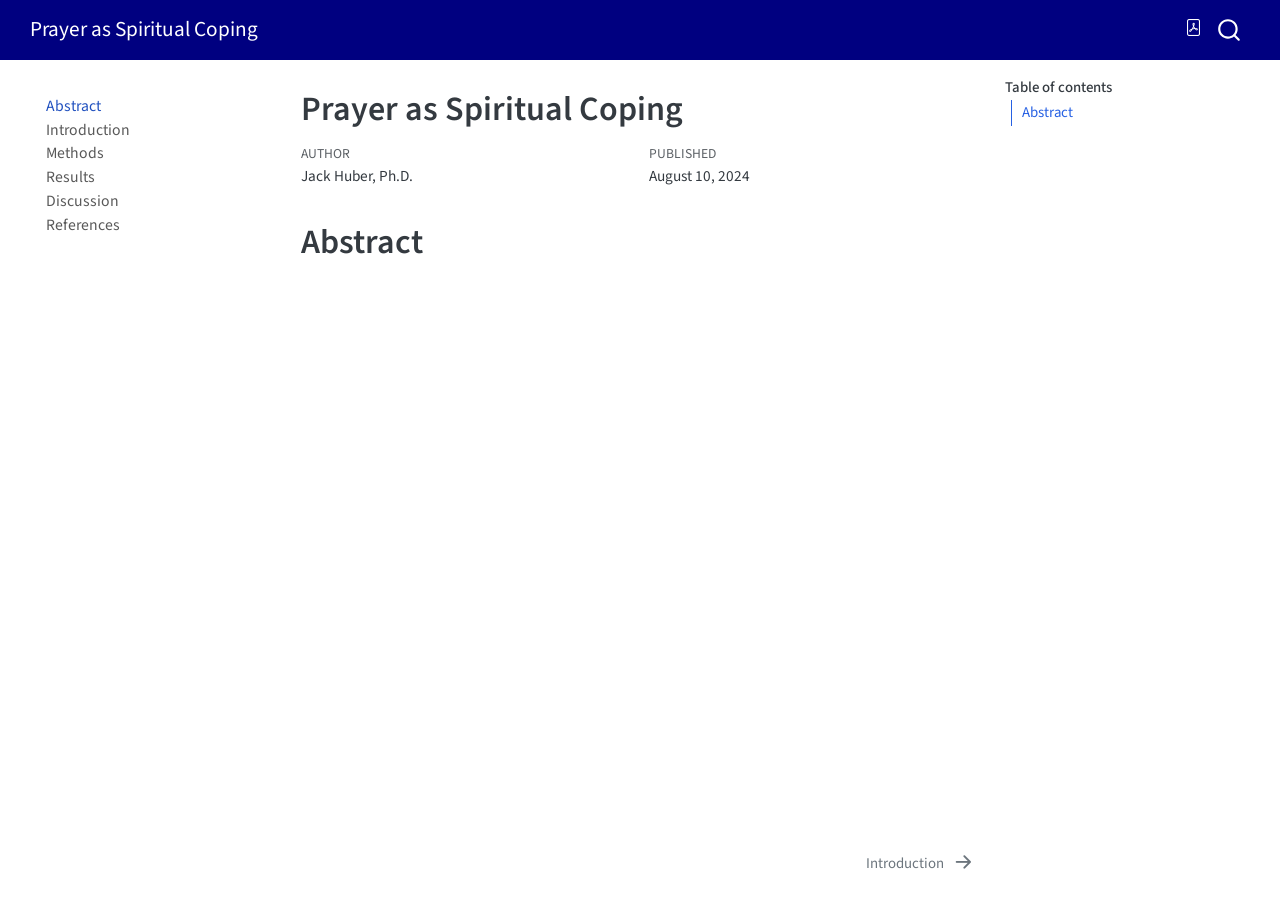
<file: _book/index.html>
<!DOCTYPE html>
<html xmlns="http://www.w3.org/1999/xhtml" lang="en" xml:lang="en"><head>

<meta charset="utf-8">
<meta name="generator" content="quarto-1.5.52">

<meta name="viewport" content="width=device-width, initial-scale=1.0, user-scalable=yes">

<meta name="author" content="Jack Huber, Ph.D.">
<meta name="dcterms.date" content="2024-08-10">

<title>Prayer as Spiritual Coping</title>
<style>
code{white-space: pre-wrap;}
span.smallcaps{font-variant: small-caps;}
div.columns{display: flex; gap: min(4vw, 1.5em);}
div.column{flex: auto; overflow-x: auto;}
div.hanging-indent{margin-left: 1.5em; text-indent: -1.5em;}
ul.task-list{list-style: none;}
ul.task-list li input[type="checkbox"] {
  width: 0.8em;
  margin: 0 0.8em 0.2em -1em; /* quarto-specific, see https://github.com/quarto-dev/quarto-cli/issues/4556 */ 
  vertical-align: middle;
}
</style>


<script src="site_libs/quarto-nav/quarto-nav.js"></script>
<script src="site_libs/quarto-nav/headroom.min.js"></script>
<script src="site_libs/clipboard/clipboard.min.js"></script>
<script src="site_libs/quarto-search/autocomplete.umd.js"></script>
<script src="site_libs/quarto-search/fuse.min.js"></script>
<script src="site_libs/quarto-search/quarto-search.js"></script>
<meta name="quarto:offset" content="./">
<link href="./intro.html" rel="next">
<script src="site_libs/quarto-html/quarto.js"></script>
<script src="site_libs/quarto-html/popper.min.js"></script>
<script src="site_libs/quarto-html/tippy.umd.min.js"></script>
<script src="site_libs/quarto-html/anchor.min.js"></script>
<link href="site_libs/quarto-html/tippy.css" rel="stylesheet">
<link href="site_libs/quarto-html/quarto-syntax-highlighting.css" rel="stylesheet" id="quarto-text-highlighting-styles">
<script src="site_libs/bootstrap/bootstrap.min.js"></script>
<link href="site_libs/bootstrap/bootstrap-icons.css" rel="stylesheet">
<link href="site_libs/bootstrap/bootstrap.min.css" rel="stylesheet" id="quarto-bootstrap" data-mode="light">
<script id="quarto-search-options" type="application/json">{
  "location": "navbar",
  "copy-button": false,
  "collapse-after": 3,
  "panel-placement": "end",
  "type": "overlay",
  "limit": 50,
  "keyboard-shortcut": [
    "f",
    "/",
    "s"
  ],
  "show-item-context": false,
  "language": {
    "search-no-results-text": "No results",
    "search-matching-documents-text": "matching documents",
    "search-copy-link-title": "Copy link to search",
    "search-hide-matches-text": "Hide additional matches",
    "search-more-match-text": "more match in this document",
    "search-more-matches-text": "more matches in this document",
    "search-clear-button-title": "Clear",
    "search-text-placeholder": "",
    "search-detached-cancel-button-title": "Cancel",
    "search-submit-button-title": "Submit",
    "search-label": "Search"
  }
}</script>


</head>

<body class="nav-sidebar floating nav-fixed">

<div id="quarto-search-results"></div>
  <header id="quarto-header" class="headroom fixed-top">
    <nav class="navbar navbar-expand-lg " data-bs-theme="dark">
      <div class="navbar-container container-fluid">
      <div class="navbar-brand-container mx-auto">
    <a class="navbar-brand" href="./index.html">
    <span class="navbar-title">Prayer as Spiritual Coping</span>
    </a>
  </div>
        <div class="quarto-navbar-tools tools-end">
    <a href="./Prayer-as-Spiritual-Coping.pdf" title="Download PDF" class="quarto-navigation-tool px-1" aria-label="Download PDF"><i class="bi bi-file-pdf"></i></a>
</div>
          <div id="quarto-search" class="" title="Search"></div>
      </div> <!-- /container-fluid -->
    </nav>
  <nav class="quarto-secondary-nav">
    <div class="container-fluid d-flex">
      <button type="button" class="quarto-btn-toggle btn" data-bs-toggle="collapse" role="button" data-bs-target=".quarto-sidebar-collapse-item" aria-controls="quarto-sidebar" aria-expanded="false" aria-label="Toggle sidebar navigation" onclick="if (window.quartoToggleHeadroom) { window.quartoToggleHeadroom(); }">
        <i class="bi bi-layout-text-sidebar-reverse"></i>
      </button>
        <nav class="quarto-page-breadcrumbs" aria-label="breadcrumb"><ol class="breadcrumb"><li class="breadcrumb-item"><a href="./index.html">Abstract</a></li></ol></nav>
        <a class="flex-grow-1" role="navigation" data-bs-toggle="collapse" data-bs-target=".quarto-sidebar-collapse-item" aria-controls="quarto-sidebar" aria-expanded="false" aria-label="Toggle sidebar navigation" onclick="if (window.quartoToggleHeadroom) { window.quartoToggleHeadroom(); }">      
        </a>
    </div>
  </nav>
</header>
<!-- content -->
<div id="quarto-content" class="quarto-container page-columns page-rows-contents page-layout-article page-navbar">
<!-- sidebar -->
  <nav id="quarto-sidebar" class="sidebar collapse collapse-horizontal quarto-sidebar-collapse-item sidebar-navigation floating overflow-auto">
    <div class="sidebar-menu-container"> 
    <ul class="list-unstyled mt-1">
        <li class="sidebar-item">
  <div class="sidebar-item-container"> 
  <a href="./index.html" class="sidebar-item-text sidebar-link active">
 <span class="menu-text">Abstract</span></a>
  </div>
</li>
        <li class="sidebar-item">
  <div class="sidebar-item-container"> 
  <a href="./intro.html" class="sidebar-item-text sidebar-link">
 <span class="menu-text">Introduction</span></a>
  </div>
</li>
        <li class="sidebar-item">
  <div class="sidebar-item-container"> 
  <a href="./methods.html" class="sidebar-item-text sidebar-link">
 <span class="menu-text">Methods</span></a>
  </div>
</li>
        <li class="sidebar-item">
  <div class="sidebar-item-container"> 
  <a href="./results.html" class="sidebar-item-text sidebar-link">
 <span class="menu-text">Results</span></a>
  </div>
</li>
        <li class="sidebar-item">
  <div class="sidebar-item-container"> 
  <a href="./discussion.html" class="sidebar-item-text sidebar-link">
 <span class="menu-text">Discussion</span></a>
  </div>
</li>
        <li class="sidebar-item">
  <div class="sidebar-item-container"> 
  <a href="./references.html" class="sidebar-item-text sidebar-link">
 <span class="menu-text">References</span></a>
  </div>
</li>
    </ul>
    </div>
</nav>
<div id="quarto-sidebar-glass" class="quarto-sidebar-collapse-item" data-bs-toggle="collapse" data-bs-target=".quarto-sidebar-collapse-item"></div>
<!-- margin-sidebar -->
    <div id="quarto-margin-sidebar" class="sidebar margin-sidebar">
        <nav id="TOC" role="doc-toc" class="toc-active">
    <h2 id="toc-title">Table of contents</h2>
   
  <ul>
  <li><a href="#abstract" id="toc-abstract" class="nav-link active" data-scroll-target="#abstract">Abstract</a></li>
  </ul>
</nav>
    </div>
<!-- main -->
<main class="content" id="quarto-document-content">

<header id="title-block-header" class="quarto-title-block default">
<div class="quarto-title">
<h1 class="title">Prayer as Spiritual Coping</h1>
</div>



<div class="quarto-title-meta">

    <div>
    <div class="quarto-title-meta-heading">Author</div>
    <div class="quarto-title-meta-contents">
             <p>Jack Huber, Ph.D. </p>
          </div>
  </div>
    
    <div>
    <div class="quarto-title-meta-heading">Published</div>
    <div class="quarto-title-meta-contents">
      <p class="date">August 10, 2024</p>
    </div>
  </div>
  
    
  </div>
  


</header>


<section id="abstract" class="level1 unnumbered">
<h1 class="unnumbered">Abstract</h1>


</section>

</main> <!-- /main -->
<script id="quarto-html-after-body" type="application/javascript">
window.document.addEventListener("DOMContentLoaded", function (event) {
  const toggleBodyColorMode = (bsSheetEl) => {
    const mode = bsSheetEl.getAttribute("data-mode");
    const bodyEl = window.document.querySelector("body");
    if (mode === "dark") {
      bodyEl.classList.add("quarto-dark");
      bodyEl.classList.remove("quarto-light");
    } else {
      bodyEl.classList.add("quarto-light");
      bodyEl.classList.remove("quarto-dark");
    }
  }
  const toggleBodyColorPrimary = () => {
    const bsSheetEl = window.document.querySelector("link#quarto-bootstrap");
    if (bsSheetEl) {
      toggleBodyColorMode(bsSheetEl);
    }
  }
  toggleBodyColorPrimary();  
  const icon = "";
  const anchorJS = new window.AnchorJS();
  anchorJS.options = {
    placement: 'right',
    icon: icon
  };
  anchorJS.add('.anchored');
  const isCodeAnnotation = (el) => {
    for (const clz of el.classList) {
      if (clz.startsWith('code-annotation-')) {                     
        return true;
      }
    }
    return false;
  }
  const onCopySuccess = function(e) {
    // button target
    const button = e.trigger;
    // don't keep focus
    button.blur();
    // flash "checked"
    button.classList.add('code-copy-button-checked');
    var currentTitle = button.getAttribute("title");
    button.setAttribute("title", "Copied!");
    let tooltip;
    if (window.bootstrap) {
      button.setAttribute("data-bs-toggle", "tooltip");
      button.setAttribute("data-bs-placement", "left");
      button.setAttribute("data-bs-title", "Copied!");
      tooltip = new bootstrap.Tooltip(button, 
        { trigger: "manual", 
          customClass: "code-copy-button-tooltip",
          offset: [0, -8]});
      tooltip.show();    
    }
    setTimeout(function() {
      if (tooltip) {
        tooltip.hide();
        button.removeAttribute("data-bs-title");
        button.removeAttribute("data-bs-toggle");
        button.removeAttribute("data-bs-placement");
      }
      button.setAttribute("title", currentTitle);
      button.classList.remove('code-copy-button-checked');
    }, 1000);
    // clear code selection
    e.clearSelection();
  }
  const getTextToCopy = function(trigger) {
      const codeEl = trigger.previousElementSibling.cloneNode(true);
      for (const childEl of codeEl.children) {
        if (isCodeAnnotation(childEl)) {
          childEl.remove();
        }
      }
      return codeEl.innerText;
  }
  const clipboard = new window.ClipboardJS('.code-copy-button:not([data-in-quarto-modal])', {
    text: getTextToCopy
  });
  clipboard.on('success', onCopySuccess);
  if (window.document.getElementById('quarto-embedded-source-code-modal')) {
    // For code content inside modals, clipBoardJS needs to be initialized with a container option
    // TODO: Check when it could be a function (https://github.com/zenorocha/clipboard.js/issues/860)
    const clipboardModal = new window.ClipboardJS('.code-copy-button[data-in-quarto-modal]', {
      text: getTextToCopy,
      container: window.document.getElementById('quarto-embedded-source-code-modal')
    });
    clipboardModal.on('success', onCopySuccess);
  }
    var localhostRegex = new RegExp(/^(?:http|https):\/\/localhost\:?[0-9]*\//);
    var mailtoRegex = new RegExp(/^mailto:/);
      var filterRegex = new RegExp('/' + window.location.host + '/');
    var isInternal = (href) => {
        return filterRegex.test(href) || localhostRegex.test(href) || mailtoRegex.test(href);
    }
    // Inspect non-navigation links and adorn them if external
 	var links = window.document.querySelectorAll('a[href]:not(.nav-link):not(.navbar-brand):not(.toc-action):not(.sidebar-link):not(.sidebar-item-toggle):not(.pagination-link):not(.no-external):not([aria-hidden]):not(.dropdown-item):not(.quarto-navigation-tool):not(.about-link)');
    for (var i=0; i<links.length; i++) {
      const link = links[i];
      if (!isInternal(link.href)) {
        // undo the damage that might have been done by quarto-nav.js in the case of
        // links that we want to consider external
        if (link.dataset.originalHref !== undefined) {
          link.href = link.dataset.originalHref;
        }
      }
    }
  function tippyHover(el, contentFn, onTriggerFn, onUntriggerFn) {
    const config = {
      allowHTML: true,
      maxWidth: 500,
      delay: 100,
      arrow: false,
      appendTo: function(el) {
          return el.parentElement;
      },
      interactive: true,
      interactiveBorder: 10,
      theme: 'quarto',
      placement: 'bottom-start',
    };
    if (contentFn) {
      config.content = contentFn;
    }
    if (onTriggerFn) {
      config.onTrigger = onTriggerFn;
    }
    if (onUntriggerFn) {
      config.onUntrigger = onUntriggerFn;
    }
    window.tippy(el, config); 
  }
  const noterefs = window.document.querySelectorAll('a[role="doc-noteref"]');
  for (var i=0; i<noterefs.length; i++) {
    const ref = noterefs[i];
    tippyHover(ref, function() {
      // use id or data attribute instead here
      let href = ref.getAttribute('data-footnote-href') || ref.getAttribute('href');
      try { href = new URL(href).hash; } catch {}
      const id = href.replace(/^#\/?/, "");
      const note = window.document.getElementById(id);
      if (note) {
        return note.innerHTML;
      } else {
        return "";
      }
    });
  }
  const xrefs = window.document.querySelectorAll('a.quarto-xref');
  const processXRef = (id, note) => {
    // Strip column container classes
    const stripColumnClz = (el) => {
      el.classList.remove("page-full", "page-columns");
      if (el.children) {
        for (const child of el.children) {
          stripColumnClz(child);
        }
      }
    }
    stripColumnClz(note)
    if (id === null || id.startsWith('sec-')) {
      // Special case sections, only their first couple elements
      const container = document.createElement("div");
      if (note.children && note.children.length > 2) {
        container.appendChild(note.children[0].cloneNode(true));
        for (let i = 1; i < note.children.length; i++) {
          const child = note.children[i];
          if (child.tagName === "P" && child.innerText === "") {
            continue;
          } else {
            container.appendChild(child.cloneNode(true));
            break;
          }
        }
        if (window.Quarto?.typesetMath) {
          window.Quarto.typesetMath(container);
        }
        return container.innerHTML
      } else {
        if (window.Quarto?.typesetMath) {
          window.Quarto.typesetMath(note);
        }
        return note.innerHTML;
      }
    } else {
      // Remove any anchor links if they are present
      const anchorLink = note.querySelector('a.anchorjs-link');
      if (anchorLink) {
        anchorLink.remove();
      }
      if (window.Quarto?.typesetMath) {
        window.Quarto.typesetMath(note);
      }
      // TODO in 1.5, we should make sure this works without a callout special case
      if (note.classList.contains("callout")) {
        return note.outerHTML;
      } else {
        return note.innerHTML;
      }
    }
  }
  for (var i=0; i<xrefs.length; i++) {
    const xref = xrefs[i];
    tippyHover(xref, undefined, function(instance) {
      instance.disable();
      let url = xref.getAttribute('href');
      let hash = undefined; 
      if (url.startsWith('#')) {
        hash = url;
      } else {
        try { hash = new URL(url).hash; } catch {}
      }
      if (hash) {
        const id = hash.replace(/^#\/?/, "");
        const note = window.document.getElementById(id);
        if (note !== null) {
          try {
            const html = processXRef(id, note.cloneNode(true));
            instance.setContent(html);
          } finally {
            instance.enable();
            instance.show();
          }
        } else {
          // See if we can fetch this
          fetch(url.split('#')[0])
          .then(res => res.text())
          .then(html => {
            const parser = new DOMParser();
            const htmlDoc = parser.parseFromString(html, "text/html");
            const note = htmlDoc.getElementById(id);
            if (note !== null) {
              const html = processXRef(id, note);
              instance.setContent(html);
            } 
          }).finally(() => {
            instance.enable();
            instance.show();
          });
        }
      } else {
        // See if we can fetch a full url (with no hash to target)
        // This is a special case and we should probably do some content thinning / targeting
        fetch(url)
        .then(res => res.text())
        .then(html => {
          const parser = new DOMParser();
          const htmlDoc = parser.parseFromString(html, "text/html");
          const note = htmlDoc.querySelector('main.content');
          if (note !== null) {
            // This should only happen for chapter cross references
            // (since there is no id in the URL)
            // remove the first header
            if (note.children.length > 0 && note.children[0].tagName === "HEADER") {
              note.children[0].remove();
            }
            const html = processXRef(null, note);
            instance.setContent(html);
          } 
        }).finally(() => {
          instance.enable();
          instance.show();
        });
      }
    }, function(instance) {
    });
  }
      let selectedAnnoteEl;
      const selectorForAnnotation = ( cell, annotation) => {
        let cellAttr = 'data-code-cell="' + cell + '"';
        let lineAttr = 'data-code-annotation="' +  annotation + '"';
        const selector = 'span[' + cellAttr + '][' + lineAttr + ']';
        return selector;
      }
      const selectCodeLines = (annoteEl) => {
        const doc = window.document;
        const targetCell = annoteEl.getAttribute("data-target-cell");
        const targetAnnotation = annoteEl.getAttribute("data-target-annotation");
        const annoteSpan = window.document.querySelector(selectorForAnnotation(targetCell, targetAnnotation));
        const lines = annoteSpan.getAttribute("data-code-lines").split(",");
        const lineIds = lines.map((line) => {
          return targetCell + "-" + line;
        })
        let top = null;
        let height = null;
        let parent = null;
        if (lineIds.length > 0) {
            //compute the position of the single el (top and bottom and make a div)
            const el = window.document.getElementById(lineIds[0]);
            top = el.offsetTop;
            height = el.offsetHeight;
            parent = el.parentElement.parentElement;
          if (lineIds.length > 1) {
            const lastEl = window.document.getElementById(lineIds[lineIds.length - 1]);
            const bottom = lastEl.offsetTop + lastEl.offsetHeight;
            height = bottom - top;
          }
          if (top !== null && height !== null && parent !== null) {
            // cook up a div (if necessary) and position it 
            let div = window.document.getElementById("code-annotation-line-highlight");
            if (div === null) {
              div = window.document.createElement("div");
              div.setAttribute("id", "code-annotation-line-highlight");
              div.style.position = 'absolute';
              parent.appendChild(div);
            }
            div.style.top = top - 2 + "px";
            div.style.height = height + 4 + "px";
            div.style.left = 0;
            let gutterDiv = window.document.getElementById("code-annotation-line-highlight-gutter");
            if (gutterDiv === null) {
              gutterDiv = window.document.createElement("div");
              gutterDiv.setAttribute("id", "code-annotation-line-highlight-gutter");
              gutterDiv.style.position = 'absolute';
              const codeCell = window.document.getElementById(targetCell);
              const gutter = codeCell.querySelector('.code-annotation-gutter');
              gutter.appendChild(gutterDiv);
            }
            gutterDiv.style.top = top - 2 + "px";
            gutterDiv.style.height = height + 4 + "px";
          }
          selectedAnnoteEl = annoteEl;
        }
      };
      const unselectCodeLines = () => {
        const elementsIds = ["code-annotation-line-highlight", "code-annotation-line-highlight-gutter"];
        elementsIds.forEach((elId) => {
          const div = window.document.getElementById(elId);
          if (div) {
            div.remove();
          }
        });
        selectedAnnoteEl = undefined;
      };
        // Handle positioning of the toggle
    window.addEventListener(
      "resize",
      throttle(() => {
        elRect = undefined;
        if (selectedAnnoteEl) {
          selectCodeLines(selectedAnnoteEl);
        }
      }, 10)
    );
    function throttle(fn, ms) {
    let throttle = false;
    let timer;
      return (...args) => {
        if(!throttle) { // first call gets through
            fn.apply(this, args);
            throttle = true;
        } else { // all the others get throttled
            if(timer) clearTimeout(timer); // cancel #2
            timer = setTimeout(() => {
              fn.apply(this, args);
              timer = throttle = false;
            }, ms);
        }
      };
    }
      // Attach click handler to the DT
      const annoteDls = window.document.querySelectorAll('dt[data-target-cell]');
      for (const annoteDlNode of annoteDls) {
        annoteDlNode.addEventListener('click', (event) => {
          const clickedEl = event.target;
          if (clickedEl !== selectedAnnoteEl) {
            unselectCodeLines();
            const activeEl = window.document.querySelector('dt[data-target-cell].code-annotation-active');
            if (activeEl) {
              activeEl.classList.remove('code-annotation-active');
            }
            selectCodeLines(clickedEl);
            clickedEl.classList.add('code-annotation-active');
          } else {
            // Unselect the line
            unselectCodeLines();
            clickedEl.classList.remove('code-annotation-active');
          }
        });
      }
  const findCites = (el) => {
    const parentEl = el.parentElement;
    if (parentEl) {
      const cites = parentEl.dataset.cites;
      if (cites) {
        return {
          el,
          cites: cites.split(' ')
        };
      } else {
        return findCites(el.parentElement)
      }
    } else {
      return undefined;
    }
  };
  var bibliorefs = window.document.querySelectorAll('a[role="doc-biblioref"]');
  for (var i=0; i<bibliorefs.length; i++) {
    const ref = bibliorefs[i];
    const citeInfo = findCites(ref);
    if (citeInfo) {
      tippyHover(citeInfo.el, function() {
        var popup = window.document.createElement('div');
        citeInfo.cites.forEach(function(cite) {
          var citeDiv = window.document.createElement('div');
          citeDiv.classList.add('hanging-indent');
          citeDiv.classList.add('csl-entry');
          var biblioDiv = window.document.getElementById('ref-' + cite);
          if (biblioDiv) {
            citeDiv.innerHTML = biblioDiv.innerHTML;
          }
          popup.appendChild(citeDiv);
        });
        return popup.innerHTML;
      });
    }
  }
});
</script>
<nav class="page-navigation">
  <div class="nav-page nav-page-previous">
  </div>
  <div class="nav-page nav-page-next">
      <a href="./intro.html" class="pagination-link" aria-label="Introduction">
        <span class="nav-page-text">Introduction</span> <i class="bi bi-arrow-right-short"></i>
      </a>
  </div>
</nav>
</div> <!-- /content -->




</body></html>
</file>
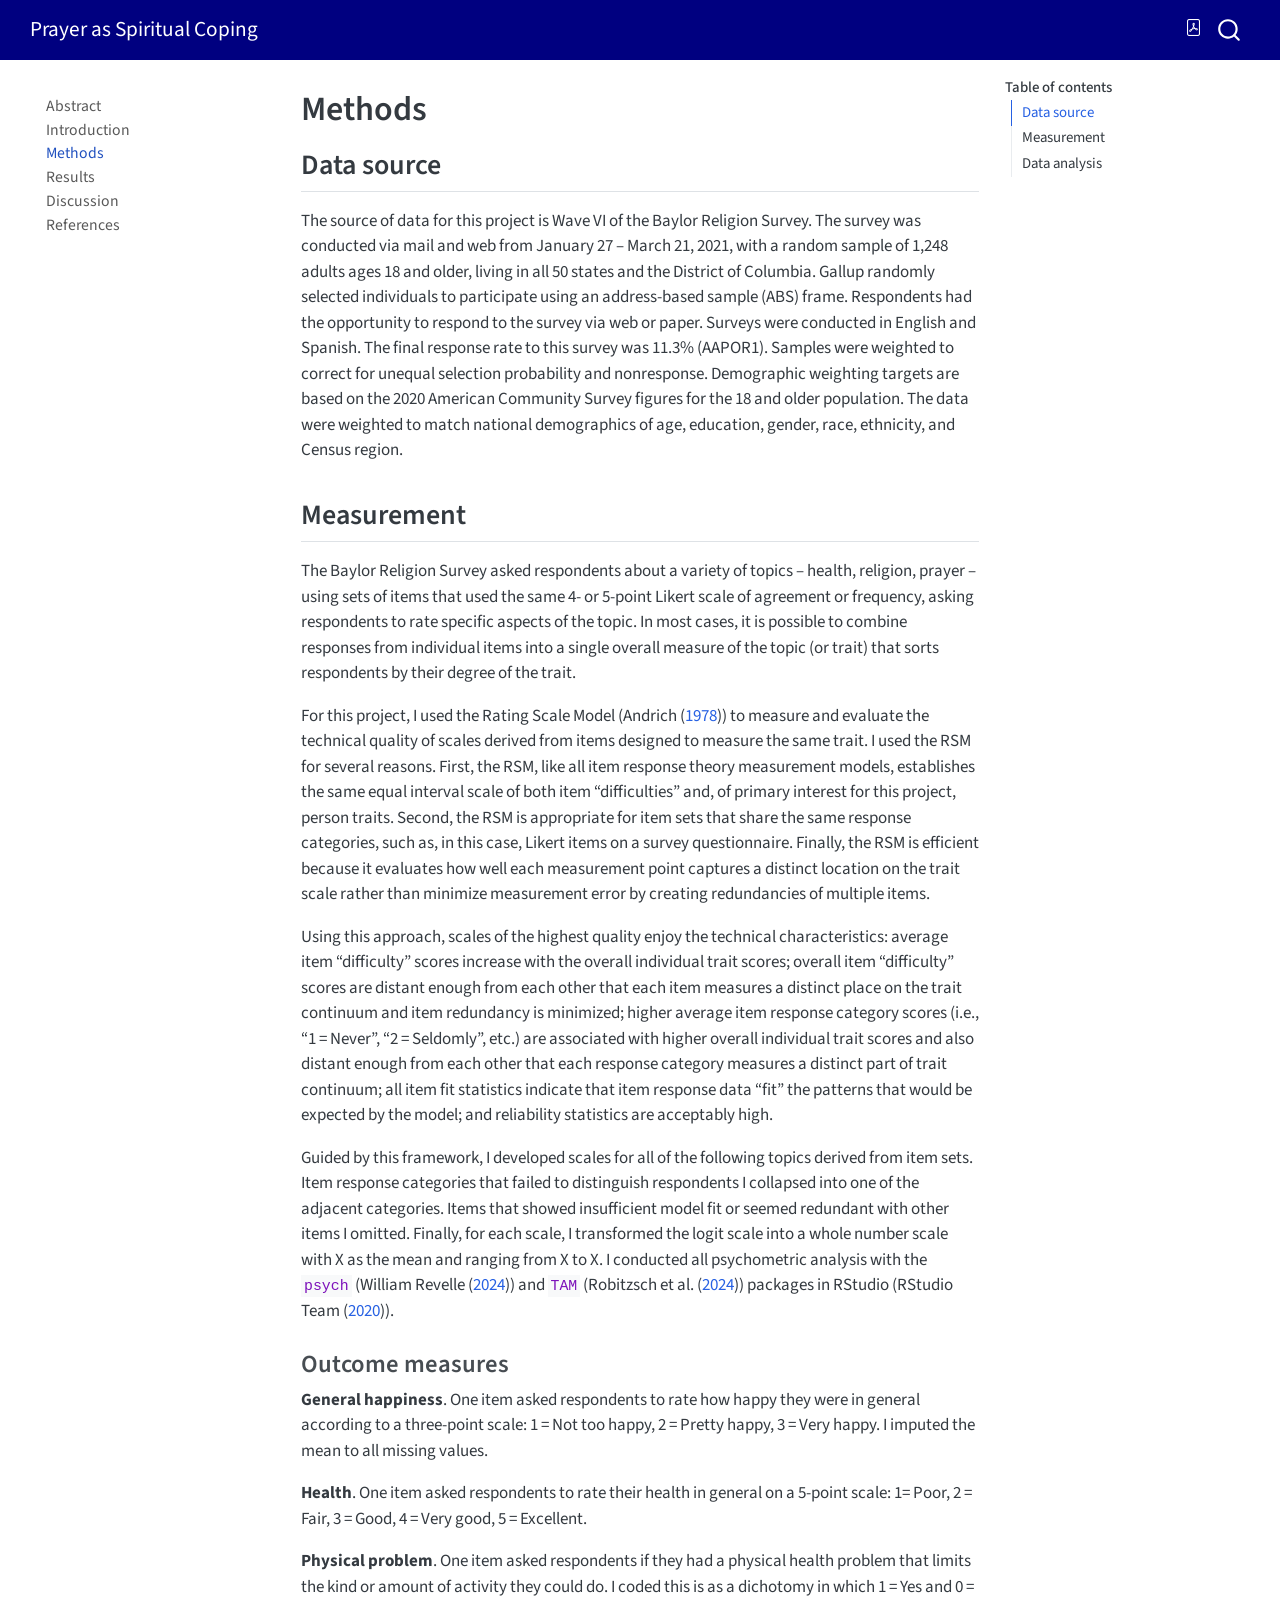
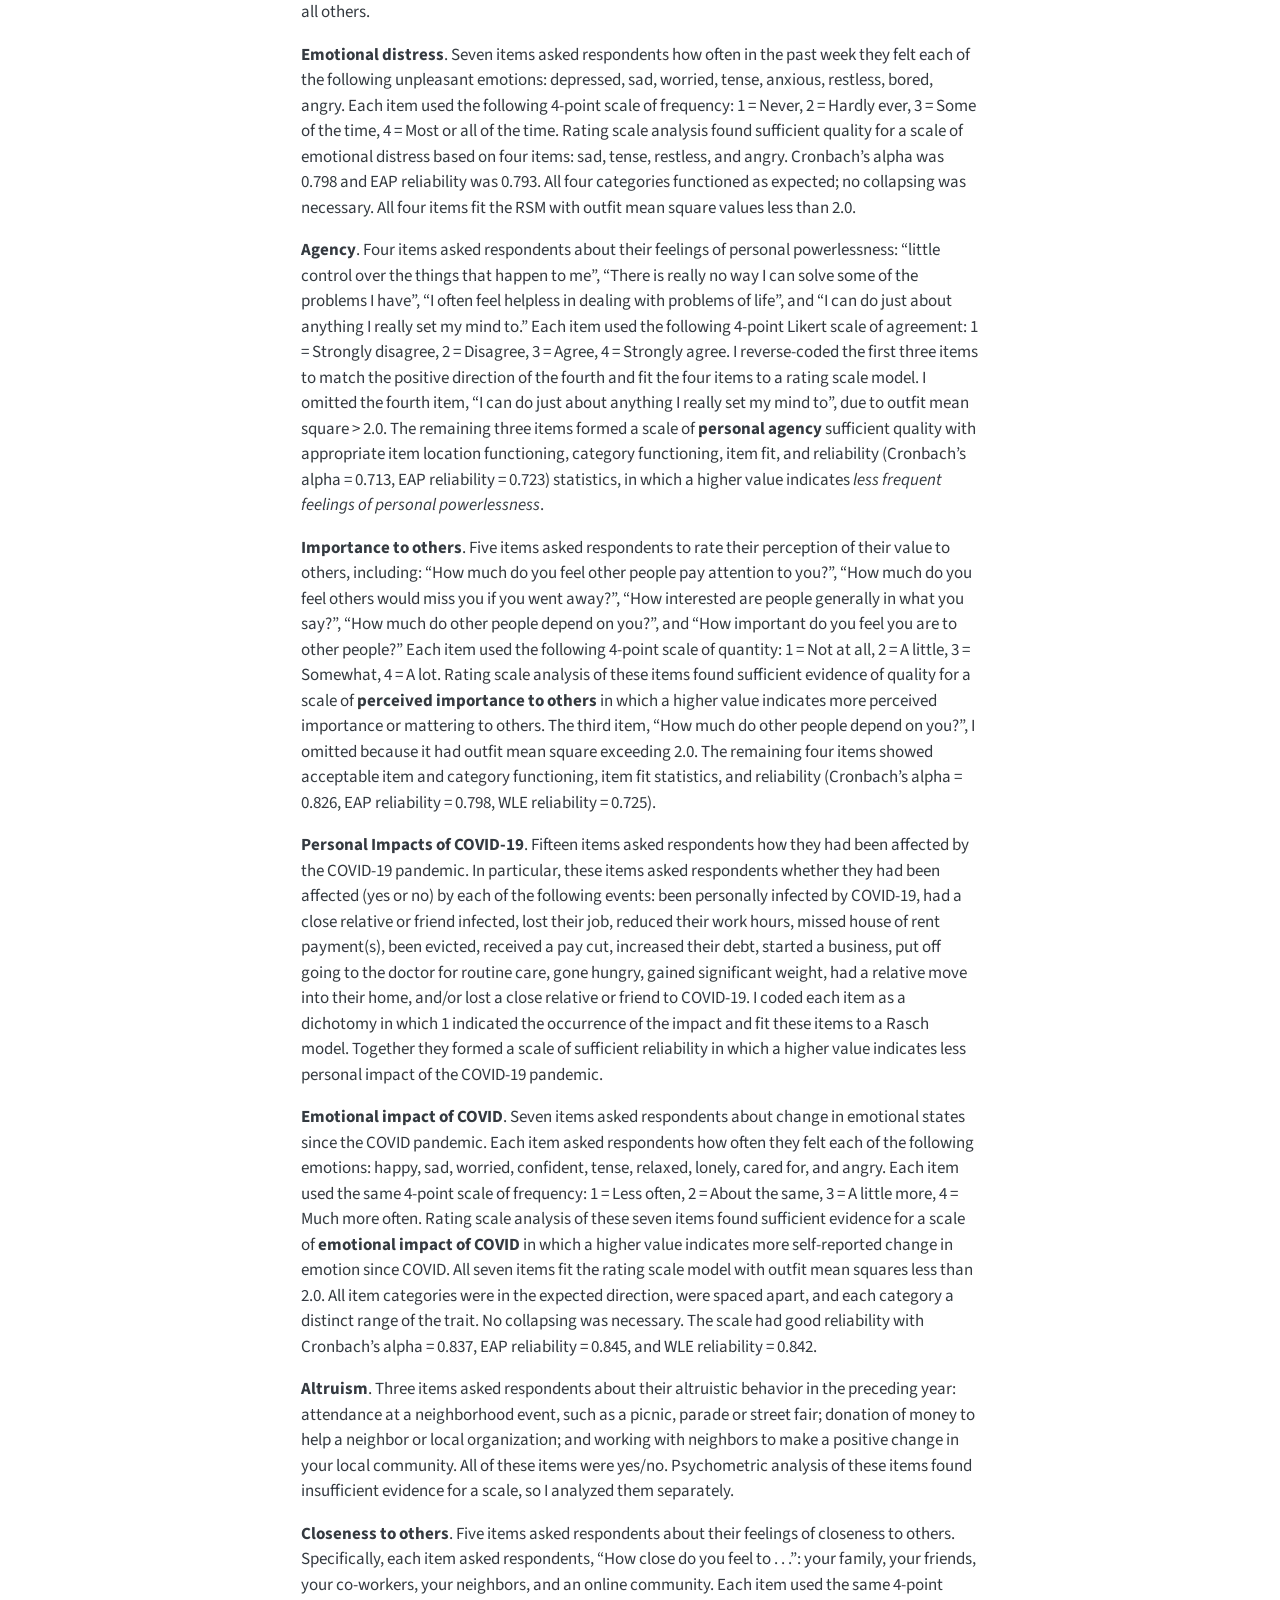
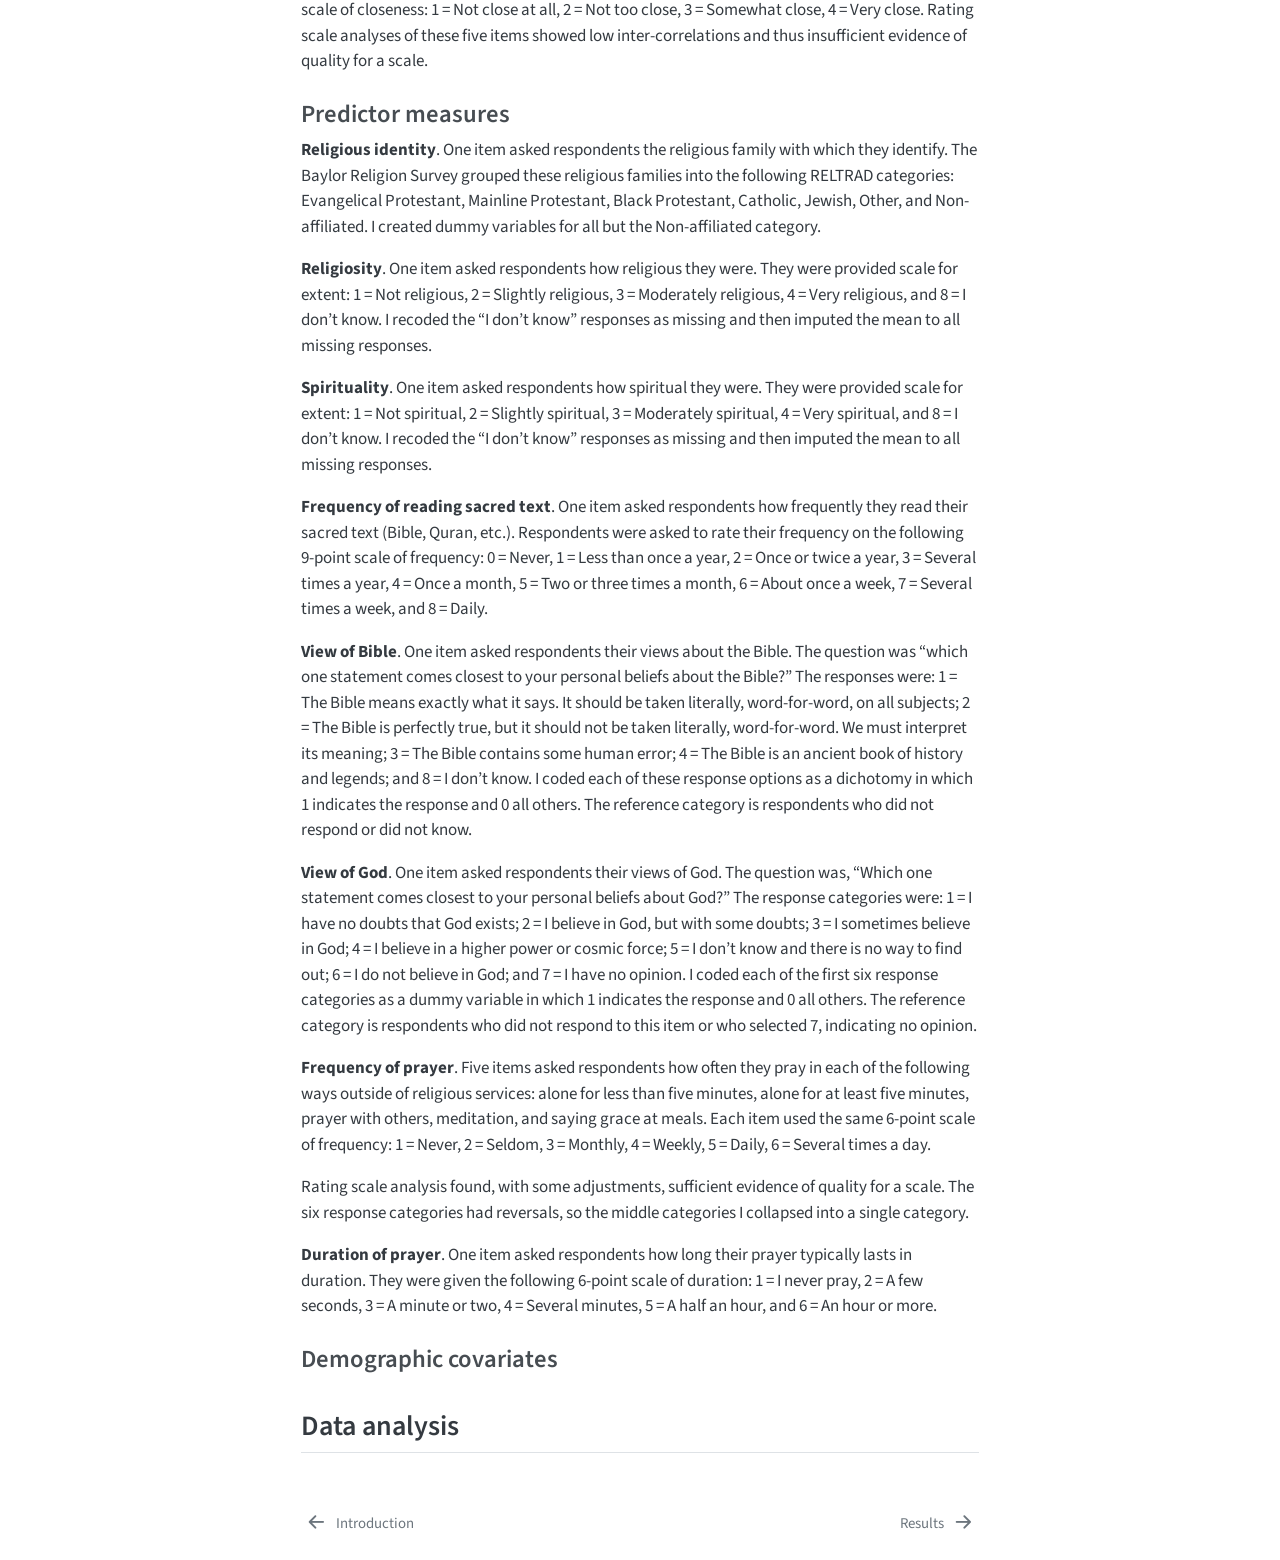
<file: _book/methods.html>
<!DOCTYPE html>
<html xmlns="http://www.w3.org/1999/xhtml" lang="en" xml:lang="en"><head>

<meta charset="utf-8">
<meta name="generator" content="quarto-1.5.52">

<meta name="viewport" content="width=device-width, initial-scale=1.0, user-scalable=yes">


<title>Methods – Prayer as Spiritual Coping</title>
<style>
code{white-space: pre-wrap;}
span.smallcaps{font-variant: small-caps;}
div.columns{display: flex; gap: min(4vw, 1.5em);}
div.column{flex: auto; overflow-x: auto;}
div.hanging-indent{margin-left: 1.5em; text-indent: -1.5em;}
ul.task-list{list-style: none;}
ul.task-list li input[type="checkbox"] {
  width: 0.8em;
  margin: 0 0.8em 0.2em -1em; /* quarto-specific, see https://github.com/quarto-dev/quarto-cli/issues/4556 */ 
  vertical-align: middle;
}
/* CSS for citations */
div.csl-bib-body { }
div.csl-entry {
  clear: both;
  margin-bottom: 0em;
}
.hanging-indent div.csl-entry {
  margin-left:2em;
  text-indent:-2em;
}
div.csl-left-margin {
  min-width:2em;
  float:left;
}
div.csl-right-inline {
  margin-left:2em;
  padding-left:1em;
}
div.csl-indent {
  margin-left: 2em;
}</style>


<script src="site_libs/quarto-nav/quarto-nav.js"></script>
<script src="site_libs/quarto-nav/headroom.min.js"></script>
<script src="site_libs/clipboard/clipboard.min.js"></script>
<script src="site_libs/quarto-search/autocomplete.umd.js"></script>
<script src="site_libs/quarto-search/fuse.min.js"></script>
<script src="site_libs/quarto-search/quarto-search.js"></script>
<meta name="quarto:offset" content="./">
<link href="./results.html" rel="next">
<link href="./intro.html" rel="prev">
<script src="site_libs/quarto-html/quarto.js"></script>
<script src="site_libs/quarto-html/popper.min.js"></script>
<script src="site_libs/quarto-html/tippy.umd.min.js"></script>
<script src="site_libs/quarto-html/anchor.min.js"></script>
<link href="site_libs/quarto-html/tippy.css" rel="stylesheet">
<link href="site_libs/quarto-html/quarto-syntax-highlighting.css" rel="stylesheet" id="quarto-text-highlighting-styles">
<script src="site_libs/bootstrap/bootstrap.min.js"></script>
<link href="site_libs/bootstrap/bootstrap-icons.css" rel="stylesheet">
<link href="site_libs/bootstrap/bootstrap.min.css" rel="stylesheet" id="quarto-bootstrap" data-mode="light">
<script id="quarto-search-options" type="application/json">{
  "location": "navbar",
  "copy-button": false,
  "collapse-after": 3,
  "panel-placement": "end",
  "type": "overlay",
  "limit": 50,
  "keyboard-shortcut": [
    "f",
    "/",
    "s"
  ],
  "show-item-context": false,
  "language": {
    "search-no-results-text": "No results",
    "search-matching-documents-text": "matching documents",
    "search-copy-link-title": "Copy link to search",
    "search-hide-matches-text": "Hide additional matches",
    "search-more-match-text": "more match in this document",
    "search-more-matches-text": "more matches in this document",
    "search-clear-button-title": "Clear",
    "search-text-placeholder": "",
    "search-detached-cancel-button-title": "Cancel",
    "search-submit-button-title": "Submit",
    "search-label": "Search"
  }
}</script>


</head>

<body class="nav-sidebar floating nav-fixed">

<div id="quarto-search-results"></div>
  <header id="quarto-header" class="headroom fixed-top">
    <nav class="navbar navbar-expand-lg " data-bs-theme="dark">
      <div class="navbar-container container-fluid">
      <div class="navbar-brand-container mx-auto">
    <a class="navbar-brand" href="./index.html">
    <span class="navbar-title">Prayer as Spiritual Coping</span>
    </a>
  </div>
        <div class="quarto-navbar-tools tools-end">
    <a href="./Prayer-as-Spiritual-Coping.pdf" title="Download PDF" class="quarto-navigation-tool px-1" aria-label="Download PDF"><i class="bi bi-file-pdf"></i></a>
</div>
          <div id="quarto-search" class="" title="Search"></div>
      </div> <!-- /container-fluid -->
    </nav>
  <nav class="quarto-secondary-nav">
    <div class="container-fluid d-flex">
      <button type="button" class="quarto-btn-toggle btn" data-bs-toggle="collapse" role="button" data-bs-target=".quarto-sidebar-collapse-item" aria-controls="quarto-sidebar" aria-expanded="false" aria-label="Toggle sidebar navigation" onclick="if (window.quartoToggleHeadroom) { window.quartoToggleHeadroom(); }">
        <i class="bi bi-layout-text-sidebar-reverse"></i>
      </button>
        <nav class="quarto-page-breadcrumbs" aria-label="breadcrumb"><ol class="breadcrumb"><li class="breadcrumb-item"><a href="./methods.html">Methods</a></li></ol></nav>
        <a class="flex-grow-1" role="navigation" data-bs-toggle="collapse" data-bs-target=".quarto-sidebar-collapse-item" aria-controls="quarto-sidebar" aria-expanded="false" aria-label="Toggle sidebar navigation" onclick="if (window.quartoToggleHeadroom) { window.quartoToggleHeadroom(); }">      
        </a>
    </div>
  </nav>
</header>
<!-- content -->
<div id="quarto-content" class="quarto-container page-columns page-rows-contents page-layout-article page-navbar">
<!-- sidebar -->
  <nav id="quarto-sidebar" class="sidebar collapse collapse-horizontal quarto-sidebar-collapse-item sidebar-navigation floating overflow-auto">
    <div class="sidebar-menu-container"> 
    <ul class="list-unstyled mt-1">
        <li class="sidebar-item">
  <div class="sidebar-item-container"> 
  <a href="./index.html" class="sidebar-item-text sidebar-link">
 <span class="menu-text">Abstract</span></a>
  </div>
</li>
        <li class="sidebar-item">
  <div class="sidebar-item-container"> 
  <a href="./intro.html" class="sidebar-item-text sidebar-link">
 <span class="menu-text">Introduction</span></a>
  </div>
</li>
        <li class="sidebar-item">
  <div class="sidebar-item-container"> 
  <a href="./methods.html" class="sidebar-item-text sidebar-link active">
 <span class="menu-text">Methods</span></a>
  </div>
</li>
        <li class="sidebar-item">
  <div class="sidebar-item-container"> 
  <a href="./results.html" class="sidebar-item-text sidebar-link">
 <span class="menu-text">Results</span></a>
  </div>
</li>
        <li class="sidebar-item">
  <div class="sidebar-item-container"> 
  <a href="./discussion.html" class="sidebar-item-text sidebar-link">
 <span class="menu-text">Discussion</span></a>
  </div>
</li>
        <li class="sidebar-item">
  <div class="sidebar-item-container"> 
  <a href="./references.html" class="sidebar-item-text sidebar-link">
 <span class="menu-text">References</span></a>
  </div>
</li>
    </ul>
    </div>
</nav>
<div id="quarto-sidebar-glass" class="quarto-sidebar-collapse-item" data-bs-toggle="collapse" data-bs-target=".quarto-sidebar-collapse-item"></div>
<!-- margin-sidebar -->
    <div id="quarto-margin-sidebar" class="sidebar margin-sidebar">
        <nav id="TOC" role="doc-toc" class="toc-active">
    <h2 id="toc-title">Table of contents</h2>
   
  <ul>
  <li><a href="#data-source" id="toc-data-source" class="nav-link active" data-scroll-target="#data-source">Data source</a></li>
  <li><a href="#measurement" id="toc-measurement" class="nav-link" data-scroll-target="#measurement">Measurement</a>
  <ul class="collapse">
  <li><a href="#outcome-measures" id="toc-outcome-measures" class="nav-link" data-scroll-target="#outcome-measures">Outcome measures</a></li>
  <li><a href="#predictor-measures" id="toc-predictor-measures" class="nav-link" data-scroll-target="#predictor-measures">Predictor measures</a></li>
  <li><a href="#demographic-covariates" id="toc-demographic-covariates" class="nav-link" data-scroll-target="#demographic-covariates">Demographic covariates</a></li>
  </ul></li>
  <li><a href="#data-analysis" id="toc-data-analysis" class="nav-link" data-scroll-target="#data-analysis">Data analysis</a></li>
  </ul>
</nav>
    </div>
<!-- main -->
<main class="content" id="quarto-document-content">

<header id="title-block-header" class="quarto-title-block default">
<div class="quarto-title">
<h1 class="title">Methods</h1>
</div>



<div class="quarto-title-meta">

    
  
    
  </div>
  


</header>


<section id="data-source" class="level2">
<h2 class="anchored" data-anchor-id="data-source">Data source</h2>
<p>The source of data for this project is Wave VI of the Baylor Religion Survey. The survey was conducted via mail and web from January 27 – March 21, 2021, with a random sample of 1,248 adults ages 18 and older, living in all 50 states and the District of Columbia. Gallup randomly selected individuals to participate using an address-based sample (ABS) frame. Respondents had the opportunity to respond to the survey via web or paper. Surveys were conducted in English and Spanish. The final response rate to this survey was 11.3% (AAPOR1). Samples were weighted to correct for unequal selection probability and nonresponse. Demographic weighting targets are based on the 2020 American Community Survey figures for the 18 and older population. The data were weighted to match national demographics of age, education, gender, race, ethnicity, and Census region.</p>
</section>
<section id="measurement" class="level2">
<h2 class="anchored" data-anchor-id="measurement">Measurement</h2>
<p>The Baylor Religion Survey asked respondents about a variety of topics – health, religion, prayer – using sets of items that used the same 4- or 5-point Likert scale of agreement or frequency, asking respondents to rate specific aspects of the topic. In most cases, it is possible to combine responses from individual items into a single overall measure of the topic (or trait) that sorts respondents by their degree of the trait.</p>
<p>For this project, I used the Rating Scale Model (<span class="citation" data-cites="andrich1978application">Andrich (<a href="references.html#ref-andrich1978application" role="doc-biblioref">1978</a>)</span>) to measure and evaluate the technical quality of scales derived from items designed to measure the same trait. I used the RSM for several reasons. First, the RSM, like all item response theory measurement models, establishes the same equal interval scale of both item “difficulties” and, of primary interest for this project, person traits. Second, the RSM is appropriate for item sets that share the same response categories, such as, in this case, Likert items on a survey questionnaire. Finally, the RSM is efficient because it evaluates how well each measurement point captures a distinct location on the trait scale rather than minimize measurement error by creating redundancies of multiple items.</p>
<p>Using this approach, scales of the highest quality enjoy the technical characteristics: average item “difficulty” scores increase with the overall individual trait scores; overall item “difficulty” scores are distant enough from each other that each item measures a distinct place on the trait continuum and item redundancy is minimized; higher average item response category scores (i.e., “1 = Never”, “2 = Seldomly”, etc.) are associated with higher overall individual trait scores and also distant enough from each other that each response category measures a distinct part of trait continuum; all item fit statistics indicate that item response data “fit” the patterns that would be expected by the model; and reliability statistics are acceptably high.</p>
<p>Guided by this framework, I developed scales for all of the following topics derived from item sets. Item response categories that failed to distinguish respondents I collapsed into one of the adjacent categories. Items that showed insufficient model fit or seemed redundant with other items I omitted. Finally, for each scale, I transformed the logit scale into a whole number scale with X as the mean and ranging from X to X. I conducted all psychometric analysis with the <code>psych</code> (<span class="citation" data-cites="revelle_2024">William Revelle (<a href="references.html#ref-revelle_2024" role="doc-biblioref">2024</a>)</span>) and <code>TAM</code> (<span class="citation" data-cites="TAM_4.2-21">Robitzsch et al. (<a href="references.html#ref-TAM_4.2-21" role="doc-biblioref">2024</a>)</span>) packages in RStudio (<span class="citation" data-cites="RStudio">RStudio Team (<a href="references.html#ref-RStudio" role="doc-biblioref">2020</a>)</span>).</p>
<section id="outcome-measures" class="level3">
<h3 class="anchored" data-anchor-id="outcome-measures">Outcome measures</h3>
<p><strong>General happiness</strong>. One item asked respondents to rate how happy they were in general according to a three-point scale: 1 = Not too happy, 2 = Pretty happy, 3 = Very happy. I imputed the mean to all missing values.</p>
<p><strong>Health</strong>. One item asked respondents to rate their health in general on a 5-point scale: 1= Poor, 2 = Fair, 3 = Good, 4 = Very good, 5 = Excellent.</p>
<p><strong>Physical problem</strong>. One item asked respondents if they had a physical health problem that limits the kind or amount of activity they could do. I coded this is as a dichotomy in which 1 = Yes and 0 = all others.</p>
<p><strong>Emotional distress</strong>. Seven items asked respondents how often in the past week they felt each of the following unpleasant emotions: depressed, sad, worried, tense, anxious, restless, bored, angry. Each item used the following 4-point scale of frequency: 1 = Never, 2 = Hardly ever, 3 = Some of the time, 4 = Most or all of the time. Rating scale analysis found sufficient quality for a scale of emotional distress based on four items: sad, tense, restless, and angry. Cronbach’s alpha was 0.798 and EAP reliability was 0.793. All four categories functioned as expected; no collapsing was necessary. All four items fit the RSM with outfit mean square values less than 2.0.</p>
<p><strong>Agency</strong>. Four items asked respondents about their feelings of personal powerlessness: “little control over the things that happen to me”, “There is really no way I can solve some of the problems I have”, “I often feel helpless in dealing with problems of life”, and “I can do just about anything I really set my mind to.” Each item used the following 4-point Likert scale of agreement: 1 = Strongly disagree, 2 = Disagree, 3 = Agree, 4 = Strongly agree. I reverse-coded the first three items to match the positive direction of the fourth and fit the four items to a rating scale model. I omitted the fourth item, “I can do just about anything I really set my mind to”, due to outfit mean square &gt; 2.0. The remaining three items formed a scale of <strong>personal agency</strong> sufficient quality with appropriate item location functioning, category functioning, item fit, and reliability (Cronbach’s alpha = 0.713, EAP reliability = 0.723) statistics, in which a higher value indicates <em>less frequent feelings of personal powerlessness</em>.</p>
<p><strong>Importance to others</strong>. Five items asked respondents to rate their perception of their value to others, including: “How much do you feel other people pay attention to you?”, “How much do you feel others would miss you if you went away?”, “How interested are people generally in what you say?”, “How much do other people depend on you?”, and “How important do you feel you are to other people?” Each item used the following 4-point scale of quantity: 1 = Not at all, 2 = A little, 3 = Somewhat, 4 = A lot. Rating scale analysis of these items found sufficient evidence of quality for a scale of <strong>perceived importance to others</strong> in which a higher value indicates more perceived importance or mattering to others. The third item, “How much do other people depend on you?”, I omitted because it had outfit mean square exceeding 2.0. The remaining four items showed acceptable item and category functioning, item fit statistics, and reliability (Cronbach’s alpha = 0.826, EAP reliability = 0.798, WLE reliability = 0.725).</p>
<p><strong>Personal Impacts of COVID-19</strong>. Fifteen items asked respondents how they had been affected by the COVID-19 pandemic. In particular, these items asked respondents whether they had been affected (yes or no) by each of the following events: been personally infected by COVID-19, had a close relative or friend infected, lost their job, reduced their work hours, missed house of rent payment(s), been evicted, received a pay cut, increased their debt, started a business, put off going to the doctor for routine care, gone hungry, gained significant weight, had a relative move into their home, and/or lost a close relative or friend to COVID-19. I coded each item as a dichotomy in which 1 indicated the occurrence of the impact and fit these items to a Rasch model. Together they formed a scale of sufficient reliability in which a higher value indicates less personal impact of the COVID-19 pandemic.</p>
<p><strong>Emotional impact of COVID</strong>. Seven items asked respondents about change in emotional states since the COVID pandemic. Each item asked respondents how often they felt each of the following emotions: happy, sad, worried, confident, tense, relaxed, lonely, cared for, and angry. Each item used the same 4-point scale of frequency: 1 = Less often, 2 = About the same, 3 = A little more, 4 = Much more often. Rating scale analysis of these seven items found sufficient evidence for a scale of <strong>emotional impact of COVID</strong> in which a higher value indicates more self-reported change in emotion since COVID. All seven items fit the rating scale model with outfit mean squares less than 2.0. All item categories were in the expected direction, were spaced apart, and each category a distinct range of the trait. No collapsing was necessary. The scale had good reliability with Cronbach’s alpha = 0.837, EAP reliability = 0.845, and WLE reliability = 0.842.</p>
<p><strong>Altruism</strong>. Three items asked respondents about their altruistic behavior in the preceding year: attendance at a neighborhood event, such as a picnic, parade or street fair; donation of money to help a neighbor or local organization; and working with neighbors to make a positive change in your local community. All of these items were yes/no. Psychometric analysis of these items found insufficient evidence for a scale, so I analyzed them separately.</p>
<p><strong>Closeness to others</strong>. Five items asked respondents about their feelings of closeness to others. Specifically, each item asked respondents, “How close do you feel to . . .”: your family, your friends, your co-workers, your neighbors, and an online community. Each item used the same 4-point scale of closeness: 1 = Not close at all, 2 = Not too close, 3 = Somewhat close, 4 = Very close. Rating scale analyses of these five items showed low inter-correlations and thus insufficient evidence of quality for a scale.</p>
</section>
<section id="predictor-measures" class="level3">
<h3 class="anchored" data-anchor-id="predictor-measures">Predictor measures</h3>
<p><strong>Religious identity</strong>. One item asked respondents the religious family with which they identify. The Baylor Religion Survey grouped these religious families into the following RELTRAD categories: Evangelical Protestant, Mainline Protestant, Black Protestant, Catholic, Jewish, Other, and Non-affiliated. I created dummy variables for all but the Non-affiliated category.</p>
<p><strong>Religiosity</strong>. One item asked respondents how religious they were. They were provided scale for extent: 1 = Not religious, 2 = Slightly religious, 3 = Moderately religious, 4 = Very religious, and 8 = I don’t know. I recoded the “I don’t know” responses as missing and then imputed the mean to all missing responses.</p>
<p><strong>Spirituality</strong>. One item asked respondents how spiritual they were. They were provided scale for extent: 1 = Not spiritual, 2 = Slightly spiritual, 3 = Moderately spiritual, 4 = Very spiritual, and 8 = I don’t know. I recoded the “I don’t know” responses as missing and then imputed the mean to all missing responses.</p>
<p><strong>Frequency of reading sacred text</strong>. One item asked respondents how frequently they read their sacred text (Bible, Quran, etc.). Respondents were asked to rate their frequency on the following 9-point scale of frequency: 0 = Never, 1 = Less than once a year, 2 = Once or twice a year, 3 = Several times a year, 4 = Once a month, 5 = Two or three times a month, 6 = About once a week, 7 = Several times a week, and 8 = Daily.</p>
<p><strong>View of Bible</strong>. One item asked respondents their views about the Bible. The question was “which one statement comes closest to your personal beliefs about the Bible?” The responses were: 1 = The Bible means exactly what it says. It should be taken literally, word-for-word, on all subjects; 2 = The Bible is perfectly true, but it should not be taken literally, word-for-word. We must interpret its meaning; 3 = The Bible contains some human error; 4 = The Bible is an ancient book of history and legends; and 8 = I don’t know. I coded each of these response options as a dichotomy in which 1 indicates the response and 0 all others. The reference category is respondents who did not respond or did not know.</p>
<p><strong>View of God</strong>. One item asked respondents their views of God. The question was, “Which one statement comes closest to your personal beliefs about God?” The response categories were: 1 = I have no doubts that God exists; 2 = I believe in God, but with some doubts; 3 = I sometimes believe in God; 4 = I believe in a higher power or cosmic force; 5 = I don’t know and there is no way to find out; 6 = I do not believe in God; and 7 = I have no opinion. I coded each of the first six response categories as a dummy variable in which 1 indicates the response and 0 all others. The reference category is respondents who did not respond to this item or who selected 7, indicating no opinion.</p>
<p><strong>Frequency of prayer</strong>. Five items asked respondents how often they pray in each of the following ways outside of religious services: alone for less than five minutes, alone for at least five minutes, prayer with others, meditation, and saying grace at meals. Each item used the same 6-point scale of frequency: 1 = Never, 2 = Seldom, 3 = Monthly, 4 = Weekly, 5 = Daily, 6 = Several times a day.</p>
<p>Rating scale analysis found, with some adjustments, sufficient evidence of quality for a scale. The six response categories had reversals, so the middle categories I collapsed into a single category.</p>
<p><strong>Duration of prayer</strong>. One item asked respondents how long their prayer typically lasts in duration. They were given the following 6-point scale of duration: 1 = I never pray, 2 = A few seconds, 3 = A minute or two, 4 = Several minutes, 5 = A half an hour, and 6 = An hour or more.</p>
</section>
<section id="demographic-covariates" class="level3">
<h3 class="anchored" data-anchor-id="demographic-covariates">Demographic covariates</h3>
</section>
</section>
<section id="data-analysis" class="level2">
<h2 class="anchored" data-anchor-id="data-analysis">Data analysis</h2>


<div id="refs" class="references csl-bib-body hanging-indent" data-entry-spacing="0" data-line-spacing="2" role="list" style="display: none">
<div id="ref-andrich1978application" class="csl-entry" role="listitem">
Andrich, D. (1978). Application of a psychometric rating model to ordered categories which are scored with successive integers. <em>Applied Psychological Measurement</em>, <em>2</em>(4), 581–594.
</div>
<div id="ref-TAM_4.2-21" class="csl-entry" role="listitem">
Robitzsch, A., Kiefer, T., &amp; Wu, M. (2024). <em>TAM: Test analysis modules</em>. <a href="https://CRAN.R-project.org/package=TAM">https://CRAN.R-project.org/package=TAM</a>
</div>
<div id="ref-RStudio" class="csl-entry" role="listitem">
RStudio Team. (2020). <em>RStudio: Integrated development environment for r</em>. RStudio, PBC. <a href="http://www.rstudio.com/">http://www.rstudio.com/</a>
</div>
<div id="ref-revelle_2024" class="csl-entry" role="listitem">
William Revelle. (2024). <em>Psych: Procedures for psychological, psychometric, and personality research</em>. Northwestern University. <a href="https://CRAN.R-project.org/package=psych">https://CRAN.R-project.org/package=psych</a>
</div>
</div>
</section>

</main> <!-- /main -->
<script id="quarto-html-after-body" type="application/javascript">
window.document.addEventListener("DOMContentLoaded", function (event) {
  const toggleBodyColorMode = (bsSheetEl) => {
    const mode = bsSheetEl.getAttribute("data-mode");
    const bodyEl = window.document.querySelector("body");
    if (mode === "dark") {
      bodyEl.classList.add("quarto-dark");
      bodyEl.classList.remove("quarto-light");
    } else {
      bodyEl.classList.add("quarto-light");
      bodyEl.classList.remove("quarto-dark");
    }
  }
  const toggleBodyColorPrimary = () => {
    const bsSheetEl = window.document.querySelector("link#quarto-bootstrap");
    if (bsSheetEl) {
      toggleBodyColorMode(bsSheetEl);
    }
  }
  toggleBodyColorPrimary();  
  const icon = "";
  const anchorJS = new window.AnchorJS();
  anchorJS.options = {
    placement: 'right',
    icon: icon
  };
  anchorJS.add('.anchored');
  const isCodeAnnotation = (el) => {
    for (const clz of el.classList) {
      if (clz.startsWith('code-annotation-')) {                     
        return true;
      }
    }
    return false;
  }
  const onCopySuccess = function(e) {
    // button target
    const button = e.trigger;
    // don't keep focus
    button.blur();
    // flash "checked"
    button.classList.add('code-copy-button-checked');
    var currentTitle = button.getAttribute("title");
    button.setAttribute("title", "Copied!");
    let tooltip;
    if (window.bootstrap) {
      button.setAttribute("data-bs-toggle", "tooltip");
      button.setAttribute("data-bs-placement", "left");
      button.setAttribute("data-bs-title", "Copied!");
      tooltip = new bootstrap.Tooltip(button, 
        { trigger: "manual", 
          customClass: "code-copy-button-tooltip",
          offset: [0, -8]});
      tooltip.show();    
    }
    setTimeout(function() {
      if (tooltip) {
        tooltip.hide();
        button.removeAttribute("data-bs-title");
        button.removeAttribute("data-bs-toggle");
        button.removeAttribute("data-bs-placement");
      }
      button.setAttribute("title", currentTitle);
      button.classList.remove('code-copy-button-checked');
    }, 1000);
    // clear code selection
    e.clearSelection();
  }
  const getTextToCopy = function(trigger) {
      const codeEl = trigger.previousElementSibling.cloneNode(true);
      for (const childEl of codeEl.children) {
        if (isCodeAnnotation(childEl)) {
          childEl.remove();
        }
      }
      return codeEl.innerText;
  }
  const clipboard = new window.ClipboardJS('.code-copy-button:not([data-in-quarto-modal])', {
    text: getTextToCopy
  });
  clipboard.on('success', onCopySuccess);
  if (window.document.getElementById('quarto-embedded-source-code-modal')) {
    // For code content inside modals, clipBoardJS needs to be initialized with a container option
    // TODO: Check when it could be a function (https://github.com/zenorocha/clipboard.js/issues/860)
    const clipboardModal = new window.ClipboardJS('.code-copy-button[data-in-quarto-modal]', {
      text: getTextToCopy,
      container: window.document.getElementById('quarto-embedded-source-code-modal')
    });
    clipboardModal.on('success', onCopySuccess);
  }
    var localhostRegex = new RegExp(/^(?:http|https):\/\/localhost\:?[0-9]*\//);
    var mailtoRegex = new RegExp(/^mailto:/);
      var filterRegex = new RegExp('/' + window.location.host + '/');
    var isInternal = (href) => {
        return filterRegex.test(href) || localhostRegex.test(href) || mailtoRegex.test(href);
    }
    // Inspect non-navigation links and adorn them if external
 	var links = window.document.querySelectorAll('a[href]:not(.nav-link):not(.navbar-brand):not(.toc-action):not(.sidebar-link):not(.sidebar-item-toggle):not(.pagination-link):not(.no-external):not([aria-hidden]):not(.dropdown-item):not(.quarto-navigation-tool):not(.about-link)');
    for (var i=0; i<links.length; i++) {
      const link = links[i];
      if (!isInternal(link.href)) {
        // undo the damage that might have been done by quarto-nav.js in the case of
        // links that we want to consider external
        if (link.dataset.originalHref !== undefined) {
          link.href = link.dataset.originalHref;
        }
      }
    }
  function tippyHover(el, contentFn, onTriggerFn, onUntriggerFn) {
    const config = {
      allowHTML: true,
      maxWidth: 500,
      delay: 100,
      arrow: false,
      appendTo: function(el) {
          return el.parentElement;
      },
      interactive: true,
      interactiveBorder: 10,
      theme: 'quarto',
      placement: 'bottom-start',
    };
    if (contentFn) {
      config.content = contentFn;
    }
    if (onTriggerFn) {
      config.onTrigger = onTriggerFn;
    }
    if (onUntriggerFn) {
      config.onUntrigger = onUntriggerFn;
    }
    window.tippy(el, config); 
  }
  const noterefs = window.document.querySelectorAll('a[role="doc-noteref"]');
  for (var i=0; i<noterefs.length; i++) {
    const ref = noterefs[i];
    tippyHover(ref, function() {
      // use id or data attribute instead here
      let href = ref.getAttribute('data-footnote-href') || ref.getAttribute('href');
      try { href = new URL(href).hash; } catch {}
      const id = href.replace(/^#\/?/, "");
      const note = window.document.getElementById(id);
      if (note) {
        return note.innerHTML;
      } else {
        return "";
      }
    });
  }
  const xrefs = window.document.querySelectorAll('a.quarto-xref');
  const processXRef = (id, note) => {
    // Strip column container classes
    const stripColumnClz = (el) => {
      el.classList.remove("page-full", "page-columns");
      if (el.children) {
        for (const child of el.children) {
          stripColumnClz(child);
        }
      }
    }
    stripColumnClz(note)
    if (id === null || id.startsWith('sec-')) {
      // Special case sections, only their first couple elements
      const container = document.createElement("div");
      if (note.children && note.children.length > 2) {
        container.appendChild(note.children[0].cloneNode(true));
        for (let i = 1; i < note.children.length; i++) {
          const child = note.children[i];
          if (child.tagName === "P" && child.innerText === "") {
            continue;
          } else {
            container.appendChild(child.cloneNode(true));
            break;
          }
        }
        if (window.Quarto?.typesetMath) {
          window.Quarto.typesetMath(container);
        }
        return container.innerHTML
      } else {
        if (window.Quarto?.typesetMath) {
          window.Quarto.typesetMath(note);
        }
        return note.innerHTML;
      }
    } else {
      // Remove any anchor links if they are present
      const anchorLink = note.querySelector('a.anchorjs-link');
      if (anchorLink) {
        anchorLink.remove();
      }
      if (window.Quarto?.typesetMath) {
        window.Quarto.typesetMath(note);
      }
      // TODO in 1.5, we should make sure this works without a callout special case
      if (note.classList.contains("callout")) {
        return note.outerHTML;
      } else {
        return note.innerHTML;
      }
    }
  }
  for (var i=0; i<xrefs.length; i++) {
    const xref = xrefs[i];
    tippyHover(xref, undefined, function(instance) {
      instance.disable();
      let url = xref.getAttribute('href');
      let hash = undefined; 
      if (url.startsWith('#')) {
        hash = url;
      } else {
        try { hash = new URL(url).hash; } catch {}
      }
      if (hash) {
        const id = hash.replace(/^#\/?/, "");
        const note = window.document.getElementById(id);
        if (note !== null) {
          try {
            const html = processXRef(id, note.cloneNode(true));
            instance.setContent(html);
          } finally {
            instance.enable();
            instance.show();
          }
        } else {
          // See if we can fetch this
          fetch(url.split('#')[0])
          .then(res => res.text())
          .then(html => {
            const parser = new DOMParser();
            const htmlDoc = parser.parseFromString(html, "text/html");
            const note = htmlDoc.getElementById(id);
            if (note !== null) {
              const html = processXRef(id, note);
              instance.setContent(html);
            } 
          }).finally(() => {
            instance.enable();
            instance.show();
          });
        }
      } else {
        // See if we can fetch a full url (with no hash to target)
        // This is a special case and we should probably do some content thinning / targeting
        fetch(url)
        .then(res => res.text())
        .then(html => {
          const parser = new DOMParser();
          const htmlDoc = parser.parseFromString(html, "text/html");
          const note = htmlDoc.querySelector('main.content');
          if (note !== null) {
            // This should only happen for chapter cross references
            // (since there is no id in the URL)
            // remove the first header
            if (note.children.length > 0 && note.children[0].tagName === "HEADER") {
              note.children[0].remove();
            }
            const html = processXRef(null, note);
            instance.setContent(html);
          } 
        }).finally(() => {
          instance.enable();
          instance.show();
        });
      }
    }, function(instance) {
    });
  }
      let selectedAnnoteEl;
      const selectorForAnnotation = ( cell, annotation) => {
        let cellAttr = 'data-code-cell="' + cell + '"';
        let lineAttr = 'data-code-annotation="' +  annotation + '"';
        const selector = 'span[' + cellAttr + '][' + lineAttr + ']';
        return selector;
      }
      const selectCodeLines = (annoteEl) => {
        const doc = window.document;
        const targetCell = annoteEl.getAttribute("data-target-cell");
        const targetAnnotation = annoteEl.getAttribute("data-target-annotation");
        const annoteSpan = window.document.querySelector(selectorForAnnotation(targetCell, targetAnnotation));
        const lines = annoteSpan.getAttribute("data-code-lines").split(",");
        const lineIds = lines.map((line) => {
          return targetCell + "-" + line;
        })
        let top = null;
        let height = null;
        let parent = null;
        if (lineIds.length > 0) {
            //compute the position of the single el (top and bottom and make a div)
            const el = window.document.getElementById(lineIds[0]);
            top = el.offsetTop;
            height = el.offsetHeight;
            parent = el.parentElement.parentElement;
          if (lineIds.length > 1) {
            const lastEl = window.document.getElementById(lineIds[lineIds.length - 1]);
            const bottom = lastEl.offsetTop + lastEl.offsetHeight;
            height = bottom - top;
          }
          if (top !== null && height !== null && parent !== null) {
            // cook up a div (if necessary) and position it 
            let div = window.document.getElementById("code-annotation-line-highlight");
            if (div === null) {
              div = window.document.createElement("div");
              div.setAttribute("id", "code-annotation-line-highlight");
              div.style.position = 'absolute';
              parent.appendChild(div);
            }
            div.style.top = top - 2 + "px";
            div.style.height = height + 4 + "px";
            div.style.left = 0;
            let gutterDiv = window.document.getElementById("code-annotation-line-highlight-gutter");
            if (gutterDiv === null) {
              gutterDiv = window.document.createElement("div");
              gutterDiv.setAttribute("id", "code-annotation-line-highlight-gutter");
              gutterDiv.style.position = 'absolute';
              const codeCell = window.document.getElementById(targetCell);
              const gutter = codeCell.querySelector('.code-annotation-gutter');
              gutter.appendChild(gutterDiv);
            }
            gutterDiv.style.top = top - 2 + "px";
            gutterDiv.style.height = height + 4 + "px";
          }
          selectedAnnoteEl = annoteEl;
        }
      };
      const unselectCodeLines = () => {
        const elementsIds = ["code-annotation-line-highlight", "code-annotation-line-highlight-gutter"];
        elementsIds.forEach((elId) => {
          const div = window.document.getElementById(elId);
          if (div) {
            div.remove();
          }
        });
        selectedAnnoteEl = undefined;
      };
        // Handle positioning of the toggle
    window.addEventListener(
      "resize",
      throttle(() => {
        elRect = undefined;
        if (selectedAnnoteEl) {
          selectCodeLines(selectedAnnoteEl);
        }
      }, 10)
    );
    function throttle(fn, ms) {
    let throttle = false;
    let timer;
      return (...args) => {
        if(!throttle) { // first call gets through
            fn.apply(this, args);
            throttle = true;
        } else { // all the others get throttled
            if(timer) clearTimeout(timer); // cancel #2
            timer = setTimeout(() => {
              fn.apply(this, args);
              timer = throttle = false;
            }, ms);
        }
      };
    }
      // Attach click handler to the DT
      const annoteDls = window.document.querySelectorAll('dt[data-target-cell]');
      for (const annoteDlNode of annoteDls) {
        annoteDlNode.addEventListener('click', (event) => {
          const clickedEl = event.target;
          if (clickedEl !== selectedAnnoteEl) {
            unselectCodeLines();
            const activeEl = window.document.querySelector('dt[data-target-cell].code-annotation-active');
            if (activeEl) {
              activeEl.classList.remove('code-annotation-active');
            }
            selectCodeLines(clickedEl);
            clickedEl.classList.add('code-annotation-active');
          } else {
            // Unselect the line
            unselectCodeLines();
            clickedEl.classList.remove('code-annotation-active');
          }
        });
      }
  const findCites = (el) => {
    const parentEl = el.parentElement;
    if (parentEl) {
      const cites = parentEl.dataset.cites;
      if (cites) {
        return {
          el,
          cites: cites.split(' ')
        };
      } else {
        return findCites(el.parentElement)
      }
    } else {
      return undefined;
    }
  };
  var bibliorefs = window.document.querySelectorAll('a[role="doc-biblioref"]');
  for (var i=0; i<bibliorefs.length; i++) {
    const ref = bibliorefs[i];
    const citeInfo = findCites(ref);
    if (citeInfo) {
      tippyHover(citeInfo.el, function() {
        var popup = window.document.createElement('div');
        citeInfo.cites.forEach(function(cite) {
          var citeDiv = window.document.createElement('div');
          citeDiv.classList.add('hanging-indent');
          citeDiv.classList.add('csl-entry');
          var biblioDiv = window.document.getElementById('ref-' + cite);
          if (biblioDiv) {
            citeDiv.innerHTML = biblioDiv.innerHTML;
          }
          popup.appendChild(citeDiv);
        });
        return popup.innerHTML;
      });
    }
  }
});
</script>
<nav class="page-navigation">
  <div class="nav-page nav-page-previous">
      <a href="./intro.html" class="pagination-link" aria-label="Introduction">
        <i class="bi bi-arrow-left-short"></i> <span class="nav-page-text">Introduction</span>
      </a>          
  </div>
  <div class="nav-page nav-page-next">
      <a href="./results.html" class="pagination-link" aria-label="Results">
        <span class="nav-page-text">Results</span> <i class="bi bi-arrow-right-short"></i>
      </a>
  </div>
</nav>
</div> <!-- /content -->




</body></html>
</file>
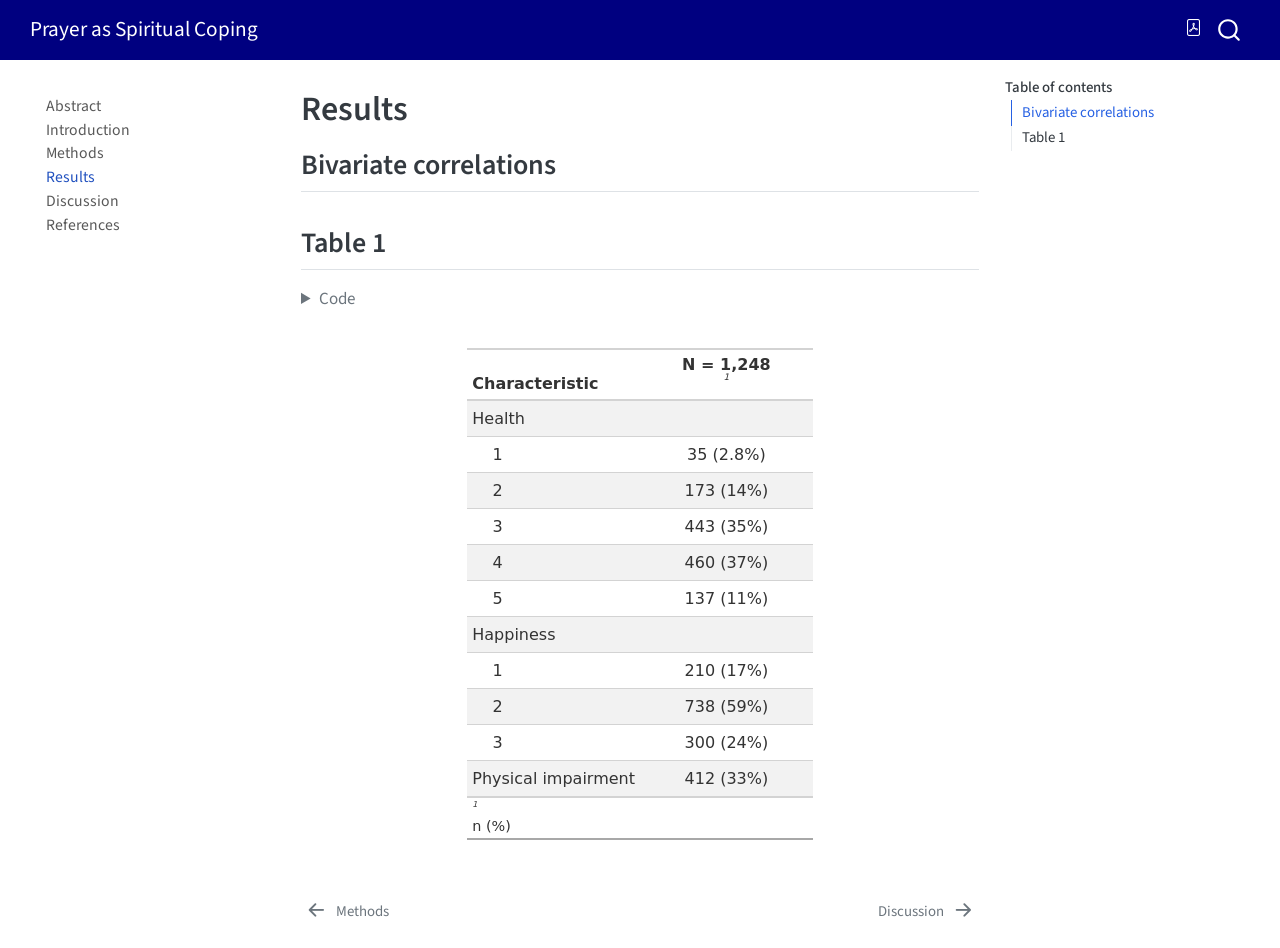
<file: _book/results.html>
<!DOCTYPE html>
<html xmlns="http://www.w3.org/1999/xhtml" lang="en" xml:lang="en"><head>

<meta charset="utf-8">
<meta name="generator" content="quarto-1.5.52">

<meta name="viewport" content="width=device-width, initial-scale=1.0, user-scalable=yes">


<title>Results – Prayer as Spiritual Coping</title>
<style>
code{white-space: pre-wrap;}
span.smallcaps{font-variant: small-caps;}
div.columns{display: flex; gap: min(4vw, 1.5em);}
div.column{flex: auto; overflow-x: auto;}
div.hanging-indent{margin-left: 1.5em; text-indent: -1.5em;}
ul.task-list{list-style: none;}
ul.task-list li input[type="checkbox"] {
  width: 0.8em;
  margin: 0 0.8em 0.2em -1em; /* quarto-specific, see https://github.com/quarto-dev/quarto-cli/issues/4556 */ 
  vertical-align: middle;
}
/* CSS for syntax highlighting */
pre > code.sourceCode { white-space: pre; position: relative; }
pre > code.sourceCode > span { line-height: 1.25; }
pre > code.sourceCode > span:empty { height: 1.2em; }
.sourceCode { overflow: visible; }
code.sourceCode > span { color: inherit; text-decoration: inherit; }
div.sourceCode { margin: 1em 0; }
pre.sourceCode { margin: 0; }
@media screen {
div.sourceCode { overflow: auto; }
}
@media print {
pre > code.sourceCode { white-space: pre-wrap; }
pre > code.sourceCode > span { display: inline-block; text-indent: -5em; padding-left: 5em; }
}
pre.numberSource code
  { counter-reset: source-line 0; }
pre.numberSource code > span
  { position: relative; left: -4em; counter-increment: source-line; }
pre.numberSource code > span > a:first-child::before
  { content: counter(source-line);
    position: relative; left: -1em; text-align: right; vertical-align: baseline;
    border: none; display: inline-block;
    -webkit-touch-callout: none; -webkit-user-select: none;
    -khtml-user-select: none; -moz-user-select: none;
    -ms-user-select: none; user-select: none;
    padding: 0 4px; width: 4em;
  }
pre.numberSource { margin-left: 3em;  padding-left: 4px; }
div.sourceCode
  {   }
@media screen {
pre > code.sourceCode > span > a:first-child::before { text-decoration: underline; }
}
</style>


<script src="site_libs/quarto-nav/quarto-nav.js"></script>
<script src="site_libs/quarto-nav/headroom.min.js"></script>
<script src="site_libs/clipboard/clipboard.min.js"></script>
<script src="site_libs/quarto-search/autocomplete.umd.js"></script>
<script src="site_libs/quarto-search/fuse.min.js"></script>
<script src="site_libs/quarto-search/quarto-search.js"></script>
<meta name="quarto:offset" content="./">
<link href="./discussion.html" rel="next">
<link href="./methods.html" rel="prev">
<script src="site_libs/quarto-html/quarto.js"></script>
<script src="site_libs/quarto-html/popper.min.js"></script>
<script src="site_libs/quarto-html/tippy.umd.min.js"></script>
<script src="site_libs/quarto-html/anchor.min.js"></script>
<link href="site_libs/quarto-html/tippy.css" rel="stylesheet">
<link href="site_libs/quarto-html/quarto-syntax-highlighting.css" rel="stylesheet" id="quarto-text-highlighting-styles">
<script src="site_libs/bootstrap/bootstrap.min.js"></script>
<link href="site_libs/bootstrap/bootstrap-icons.css" rel="stylesheet">
<link href="site_libs/bootstrap/bootstrap.min.css" rel="stylesheet" id="quarto-bootstrap" data-mode="light">
<script id="quarto-search-options" type="application/json">{
  "location": "navbar",
  "copy-button": false,
  "collapse-after": 3,
  "panel-placement": "end",
  "type": "overlay",
  "limit": 50,
  "keyboard-shortcut": [
    "f",
    "/",
    "s"
  ],
  "show-item-context": false,
  "language": {
    "search-no-results-text": "No results",
    "search-matching-documents-text": "matching documents",
    "search-copy-link-title": "Copy link to search",
    "search-hide-matches-text": "Hide additional matches",
    "search-more-match-text": "more match in this document",
    "search-more-matches-text": "more matches in this document",
    "search-clear-button-title": "Clear",
    "search-text-placeholder": "",
    "search-detached-cancel-button-title": "Cancel",
    "search-submit-button-title": "Submit",
    "search-label": "Search"
  }
}</script>


</head>

<body class="nav-sidebar floating nav-fixed">

<div id="quarto-search-results"></div>
  <header id="quarto-header" class="headroom fixed-top">
    <nav class="navbar navbar-expand-lg " data-bs-theme="dark">
      <div class="navbar-container container-fluid">
      <div class="navbar-brand-container mx-auto">
    <a class="navbar-brand" href="./index.html">
    <span class="navbar-title">Prayer as Spiritual Coping</span>
    </a>
  </div>
        <div class="quarto-navbar-tools tools-end">
    <a href="./Prayer-as-Spiritual-Coping.pdf" title="Download PDF" class="quarto-navigation-tool px-1" aria-label="Download PDF"><i class="bi bi-file-pdf"></i></a>
</div>
          <div id="quarto-search" class="" title="Search"></div>
      </div> <!-- /container-fluid -->
    </nav>
  <nav class="quarto-secondary-nav">
    <div class="container-fluid d-flex">
      <button type="button" class="quarto-btn-toggle btn" data-bs-toggle="collapse" role="button" data-bs-target=".quarto-sidebar-collapse-item" aria-controls="quarto-sidebar" aria-expanded="false" aria-label="Toggle sidebar navigation" onclick="if (window.quartoToggleHeadroom) { window.quartoToggleHeadroom(); }">
        <i class="bi bi-layout-text-sidebar-reverse"></i>
      </button>
        <nav class="quarto-page-breadcrumbs" aria-label="breadcrumb"><ol class="breadcrumb"><li class="breadcrumb-item"><a href="./results.html">Results</a></li></ol></nav>
        <a class="flex-grow-1" role="navigation" data-bs-toggle="collapse" data-bs-target=".quarto-sidebar-collapse-item" aria-controls="quarto-sidebar" aria-expanded="false" aria-label="Toggle sidebar navigation" onclick="if (window.quartoToggleHeadroom) { window.quartoToggleHeadroom(); }">      
        </a>
    </div>
  </nav>
</header>
<!-- content -->
<div id="quarto-content" class="quarto-container page-columns page-rows-contents page-layout-article page-navbar">
<!-- sidebar -->
  <nav id="quarto-sidebar" class="sidebar collapse collapse-horizontal quarto-sidebar-collapse-item sidebar-navigation floating overflow-auto">
    <div class="sidebar-menu-container"> 
    <ul class="list-unstyled mt-1">
        <li class="sidebar-item">
  <div class="sidebar-item-container"> 
  <a href="./index.html" class="sidebar-item-text sidebar-link">
 <span class="menu-text">Abstract</span></a>
  </div>
</li>
        <li class="sidebar-item">
  <div class="sidebar-item-container"> 
  <a href="./intro.html" class="sidebar-item-text sidebar-link">
 <span class="menu-text">Introduction</span></a>
  </div>
</li>
        <li class="sidebar-item">
  <div class="sidebar-item-container"> 
  <a href="./methods.html" class="sidebar-item-text sidebar-link">
 <span class="menu-text">Methods</span></a>
  </div>
</li>
        <li class="sidebar-item">
  <div class="sidebar-item-container"> 
  <a href="./results.html" class="sidebar-item-text sidebar-link active">
 <span class="menu-text">Results</span></a>
  </div>
</li>
        <li class="sidebar-item">
  <div class="sidebar-item-container"> 
  <a href="./discussion.html" class="sidebar-item-text sidebar-link">
 <span class="menu-text">Discussion</span></a>
  </div>
</li>
        <li class="sidebar-item">
  <div class="sidebar-item-container"> 
  <a href="./references.html" class="sidebar-item-text sidebar-link">
 <span class="menu-text">References</span></a>
  </div>
</li>
    </ul>
    </div>
</nav>
<div id="quarto-sidebar-glass" class="quarto-sidebar-collapse-item" data-bs-toggle="collapse" data-bs-target=".quarto-sidebar-collapse-item"></div>
<!-- margin-sidebar -->
    <div id="quarto-margin-sidebar" class="sidebar margin-sidebar">
        <nav id="TOC" role="doc-toc" class="toc-active">
    <h2 id="toc-title">Table of contents</h2>
   
  <ul>
  <li><a href="#bivariate-correlations" id="toc-bivariate-correlations" class="nav-link active" data-scroll-target="#bivariate-correlations">Bivariate correlations</a></li>
  <li><a href="#table-1" id="toc-table-1" class="nav-link" data-scroll-target="#table-1">Table 1</a></li>
  </ul>
</nav>
    </div>
<!-- main -->
<main class="content" id="quarto-document-content">

<header id="title-block-header" class="quarto-title-block default">
<div class="quarto-title">
<h1 class="title">Results</h1>
</div>



<div class="quarto-title-meta">

    
  
    
  </div>
  


</header>


<section id="bivariate-correlations" class="level2">
<h2 class="anchored" data-anchor-id="bivariate-correlations">Bivariate correlations</h2>
</section>
<section id="table-1" class="level2">
<h2 class="anchored" data-anchor-id="table-1">Table 1</h2>
<div class="cell">
<details class="code-fold">
<summary>Code</summary>
<div class="sourceCode cell-code" id="cb1"><pre class="sourceCode r code-with-copy"><code class="sourceCode r"><span id="cb1-1"><a href="#cb1-1" aria-hidden="true" tabindex="-1"></a><span class="fu">library</span>(gtsummary)</span>
<span id="cb1-2"><a href="#cb1-2" aria-hidden="true" tabindex="-1"></a></span>
<span id="cb1-3"><a href="#cb1-3" aria-hidden="true" tabindex="-1"></a><span class="co"># Table 1</span></span>
<span id="cb1-4"><a href="#cb1-4" aria-hidden="true" tabindex="-1"></a>table1 <span class="ot">&lt;-</span> </span>
<span id="cb1-5"><a href="#cb1-5" aria-hidden="true" tabindex="-1"></a>  df3 <span class="sc">%&gt;%</span></span>
<span id="cb1-6"><a href="#cb1-6" aria-hidden="true" tabindex="-1"></a>  <span class="fu">tbl_summary</span>(<span class="at">include =</span> <span class="fu">c</span>(health, happy, d_physical))</span>
<span id="cb1-7"><a href="#cb1-7" aria-hidden="true" tabindex="-1"></a></span>
<span id="cb1-8"><a href="#cb1-8" aria-hidden="true" tabindex="-1"></a>table1</span></code><button title="Copy to Clipboard" class="code-copy-button"><i class="bi"></i></button></pre></div>
</details>
<div class="cell-output-display">
<div id="ytydlycopp" style="padding-left:0px;padding-right:0px;padding-top:10px;padding-bottom:10px;overflow-x:auto;overflow-y:auto;width:auto;height:auto;">
<style>#ytydlycopp table {
  font-family: system-ui, 'Segoe UI', Roboto, Helvetica, Arial, sans-serif, 'Apple Color Emoji', 'Segoe UI Emoji', 'Segoe UI Symbol', 'Noto Color Emoji';
  -webkit-font-smoothing: antialiased;
  -moz-osx-font-smoothing: grayscale;
}

#ytydlycopp thead, #ytydlycopp tbody, #ytydlycopp tfoot, #ytydlycopp tr, #ytydlycopp td, #ytydlycopp th {
  border-style: none;
}

#ytydlycopp p {
  margin: 0;
  padding: 0;
}

#ytydlycopp .gt_table {
  display: table;
  border-collapse: collapse;
  line-height: normal;
  margin-left: auto;
  margin-right: auto;
  color: #333333;
  font-size: 16px;
  font-weight: normal;
  font-style: normal;
  background-color: #FFFFFF;
  width: auto;
  border-top-style: solid;
  border-top-width: 2px;
  border-top-color: #A8A8A8;
  border-right-style: none;
  border-right-width: 2px;
  border-right-color: #D3D3D3;
  border-bottom-style: solid;
  border-bottom-width: 2px;
  border-bottom-color: #A8A8A8;
  border-left-style: none;
  border-left-width: 2px;
  border-left-color: #D3D3D3;
}

#ytydlycopp .gt_caption {
  padding-top: 4px;
  padding-bottom: 4px;
}

#ytydlycopp .gt_title {
  color: #333333;
  font-size: 125%;
  font-weight: initial;
  padding-top: 4px;
  padding-bottom: 4px;
  padding-left: 5px;
  padding-right: 5px;
  border-bottom-color: #FFFFFF;
  border-bottom-width: 0;
}

#ytydlycopp .gt_subtitle {
  color: #333333;
  font-size: 85%;
  font-weight: initial;
  padding-top: 3px;
  padding-bottom: 5px;
  padding-left: 5px;
  padding-right: 5px;
  border-top-color: #FFFFFF;
  border-top-width: 0;
}

#ytydlycopp .gt_heading {
  background-color: #FFFFFF;
  text-align: center;
  border-bottom-color: #FFFFFF;
  border-left-style: none;
  border-left-width: 1px;
  border-left-color: #D3D3D3;
  border-right-style: none;
  border-right-width: 1px;
  border-right-color: #D3D3D3;
}

#ytydlycopp .gt_bottom_border {
  border-bottom-style: solid;
  border-bottom-width: 2px;
  border-bottom-color: #D3D3D3;
}

#ytydlycopp .gt_col_headings {
  border-top-style: solid;
  border-top-width: 2px;
  border-top-color: #D3D3D3;
  border-bottom-style: solid;
  border-bottom-width: 2px;
  border-bottom-color: #D3D3D3;
  border-left-style: none;
  border-left-width: 1px;
  border-left-color: #D3D3D3;
  border-right-style: none;
  border-right-width: 1px;
  border-right-color: #D3D3D3;
}

#ytydlycopp .gt_col_heading {
  color: #333333;
  background-color: #FFFFFF;
  font-size: 100%;
  font-weight: normal;
  text-transform: inherit;
  border-left-style: none;
  border-left-width: 1px;
  border-left-color: #D3D3D3;
  border-right-style: none;
  border-right-width: 1px;
  border-right-color: #D3D3D3;
  vertical-align: bottom;
  padding-top: 5px;
  padding-bottom: 6px;
  padding-left: 5px;
  padding-right: 5px;
  overflow-x: hidden;
}

#ytydlycopp .gt_column_spanner_outer {
  color: #333333;
  background-color: #FFFFFF;
  font-size: 100%;
  font-weight: normal;
  text-transform: inherit;
  padding-top: 0;
  padding-bottom: 0;
  padding-left: 4px;
  padding-right: 4px;
}

#ytydlycopp .gt_column_spanner_outer:first-child {
  padding-left: 0;
}

#ytydlycopp .gt_column_spanner_outer:last-child {
  padding-right: 0;
}

#ytydlycopp .gt_column_spanner {
  border-bottom-style: solid;
  border-bottom-width: 2px;
  border-bottom-color: #D3D3D3;
  vertical-align: bottom;
  padding-top: 5px;
  padding-bottom: 5px;
  overflow-x: hidden;
  display: inline-block;
  width: 100%;
}

#ytydlycopp .gt_spanner_row {
  border-bottom-style: hidden;
}

#ytydlycopp .gt_group_heading {
  padding-top: 8px;
  padding-bottom: 8px;
  padding-left: 5px;
  padding-right: 5px;
  color: #333333;
  background-color: #FFFFFF;
  font-size: 100%;
  font-weight: initial;
  text-transform: inherit;
  border-top-style: solid;
  border-top-width: 2px;
  border-top-color: #D3D3D3;
  border-bottom-style: solid;
  border-bottom-width: 2px;
  border-bottom-color: #D3D3D3;
  border-left-style: none;
  border-left-width: 1px;
  border-left-color: #D3D3D3;
  border-right-style: none;
  border-right-width: 1px;
  border-right-color: #D3D3D3;
  vertical-align: middle;
  text-align: left;
}

#ytydlycopp .gt_empty_group_heading {
  padding: 0.5px;
  color: #333333;
  background-color: #FFFFFF;
  font-size: 100%;
  font-weight: initial;
  border-top-style: solid;
  border-top-width: 2px;
  border-top-color: #D3D3D3;
  border-bottom-style: solid;
  border-bottom-width: 2px;
  border-bottom-color: #D3D3D3;
  vertical-align: middle;
}

#ytydlycopp .gt_from_md > :first-child {
  margin-top: 0;
}

#ytydlycopp .gt_from_md > :last-child {
  margin-bottom: 0;
}

#ytydlycopp .gt_row {
  padding-top: 8px;
  padding-bottom: 8px;
  padding-left: 5px;
  padding-right: 5px;
  margin: 10px;
  border-top-style: solid;
  border-top-width: 1px;
  border-top-color: #D3D3D3;
  border-left-style: none;
  border-left-width: 1px;
  border-left-color: #D3D3D3;
  border-right-style: none;
  border-right-width: 1px;
  border-right-color: #D3D3D3;
  vertical-align: middle;
  overflow-x: hidden;
}

#ytydlycopp .gt_stub {
  color: #333333;
  background-color: #FFFFFF;
  font-size: 100%;
  font-weight: initial;
  text-transform: inherit;
  border-right-style: solid;
  border-right-width: 2px;
  border-right-color: #D3D3D3;
  padding-left: 5px;
  padding-right: 5px;
}

#ytydlycopp .gt_stub_row_group {
  color: #333333;
  background-color: #FFFFFF;
  font-size: 100%;
  font-weight: initial;
  text-transform: inherit;
  border-right-style: solid;
  border-right-width: 2px;
  border-right-color: #D3D3D3;
  padding-left: 5px;
  padding-right: 5px;
  vertical-align: top;
}

#ytydlycopp .gt_row_group_first td {
  border-top-width: 2px;
}

#ytydlycopp .gt_row_group_first th {
  border-top-width: 2px;
}

#ytydlycopp .gt_summary_row {
  color: #333333;
  background-color: #FFFFFF;
  text-transform: inherit;
  padding-top: 8px;
  padding-bottom: 8px;
  padding-left: 5px;
  padding-right: 5px;
}

#ytydlycopp .gt_first_summary_row {
  border-top-style: solid;
  border-top-color: #D3D3D3;
}

#ytydlycopp .gt_first_summary_row.thick {
  border-top-width: 2px;
}

#ytydlycopp .gt_last_summary_row {
  padding-top: 8px;
  padding-bottom: 8px;
  padding-left: 5px;
  padding-right: 5px;
  border-bottom-style: solid;
  border-bottom-width: 2px;
  border-bottom-color: #D3D3D3;
}

#ytydlycopp .gt_grand_summary_row {
  color: #333333;
  background-color: #FFFFFF;
  text-transform: inherit;
  padding-top: 8px;
  padding-bottom: 8px;
  padding-left: 5px;
  padding-right: 5px;
}

#ytydlycopp .gt_first_grand_summary_row {
  padding-top: 8px;
  padding-bottom: 8px;
  padding-left: 5px;
  padding-right: 5px;
  border-top-style: double;
  border-top-width: 6px;
  border-top-color: #D3D3D3;
}

#ytydlycopp .gt_last_grand_summary_row_top {
  padding-top: 8px;
  padding-bottom: 8px;
  padding-left: 5px;
  padding-right: 5px;
  border-bottom-style: double;
  border-bottom-width: 6px;
  border-bottom-color: #D3D3D3;
}

#ytydlycopp .gt_striped {
  background-color: rgba(128, 128, 128, 0.05);
}

#ytydlycopp .gt_table_body {
  border-top-style: solid;
  border-top-width: 2px;
  border-top-color: #D3D3D3;
  border-bottom-style: solid;
  border-bottom-width: 2px;
  border-bottom-color: #D3D3D3;
}

#ytydlycopp .gt_footnotes {
  color: #333333;
  background-color: #FFFFFF;
  border-bottom-style: none;
  border-bottom-width: 2px;
  border-bottom-color: #D3D3D3;
  border-left-style: none;
  border-left-width: 2px;
  border-left-color: #D3D3D3;
  border-right-style: none;
  border-right-width: 2px;
  border-right-color: #D3D3D3;
}

#ytydlycopp .gt_footnote {
  margin: 0px;
  font-size: 90%;
  padding-top: 4px;
  padding-bottom: 4px;
  padding-left: 5px;
  padding-right: 5px;
}

#ytydlycopp .gt_sourcenotes {
  color: #333333;
  background-color: #FFFFFF;
  border-bottom-style: none;
  border-bottom-width: 2px;
  border-bottom-color: #D3D3D3;
  border-left-style: none;
  border-left-width: 2px;
  border-left-color: #D3D3D3;
  border-right-style: none;
  border-right-width: 2px;
  border-right-color: #D3D3D3;
}

#ytydlycopp .gt_sourcenote {
  font-size: 90%;
  padding-top: 4px;
  padding-bottom: 4px;
  padding-left: 5px;
  padding-right: 5px;
}

#ytydlycopp .gt_left {
  text-align: left;
}

#ytydlycopp .gt_center {
  text-align: center;
}

#ytydlycopp .gt_right {
  text-align: right;
  font-variant-numeric: tabular-nums;
}

#ytydlycopp .gt_font_normal {
  font-weight: normal;
}

#ytydlycopp .gt_font_bold {
  font-weight: bold;
}

#ytydlycopp .gt_font_italic {
  font-style: italic;
}

#ytydlycopp .gt_super {
  font-size: 65%;
}

#ytydlycopp .gt_footnote_marks {
  font-size: 75%;
  vertical-align: 0.4em;
  position: initial;
}

#ytydlycopp .gt_asterisk {
  font-size: 100%;
  vertical-align: 0;
}

#ytydlycopp .gt_indent_1 {
  text-indent: 5px;
}

#ytydlycopp .gt_indent_2 {
  text-indent: 10px;
}

#ytydlycopp .gt_indent_3 {
  text-indent: 15px;
}

#ytydlycopp .gt_indent_4 {
  text-indent: 20px;
}

#ytydlycopp .gt_indent_5 {
  text-indent: 25px;
}

#ytydlycopp .katex-display {
  display: inline-flex !important;
  margin-bottom: 0.75em !important;
}

#ytydlycopp div.Reactable > div.rt-table > div.rt-thead > div.rt-tr.rt-tr-group-header > div.rt-th-group:after {
  height: 0px !important;
}
</style>

<table class="gt_table caption-top table table-sm table-striped small" data-quarto-postprocess="true" data-quarto-disable-processing="false" data-quarto-bootstrap="false">
<colgroup>
<col style="width: 50%">
<col style="width: 50%">
</colgroup>
<thead>
<tr class="header gt_col_headings">
<th id="<div data-qmd-base64=&quot;KipDaGFyYWN0ZXJpc3RpYyoq&quot;><div class='gt_from_md'><p><strong>Characteristic</strong></p>
</div></div>" class="gt_col_heading gt_columns_bottom_border gt_left" data-quarto-table-cell-role="th" scope="col"><p><strong>Characteristic</strong></p></th>
<th id="<div data-qmd-base64=&quot;KipOID0gMSwyNDgqKg==&quot;><div class='gt_from_md'><p><strong>N = 1,248</strong></p>
</div></div><span class=&quot;gt_footnote_marks&quot; style=&quot;white-space:nowrap;font-style:italic;font-weight:normal;line-height: 0;&quot;><sup>1</sup></span>" class="gt_col_heading gt_columns_bottom_border gt_center" data-quarto-table-cell-role="th" scope="col"><p><strong>N = 1,248</strong></p>
<span class="gt_footnote_marks" style="white-space:nowrap;font-style:italic;font-weight:normal;line-height: 0;"><sup>1</sup></span></th>
</tr>
</thead>
<tbody class="gt_table_body">
<tr class="odd">
<td class="gt_row gt_left" headers="label">Health</td>
<td class="gt_row gt_center" headers="stat_0"><br>
</td>
</tr>
<tr class="even">
<td class="gt_row gt_left" headers="label">&nbsp;&nbsp;&nbsp;&nbsp;1</td>
<td class="gt_row gt_center" headers="stat_0">35 (2.8%)</td>
</tr>
<tr class="odd">
<td class="gt_row gt_left" headers="label">&nbsp;&nbsp;&nbsp;&nbsp;2</td>
<td class="gt_row gt_center" headers="stat_0">173 (14%)</td>
</tr>
<tr class="even">
<td class="gt_row gt_left" headers="label">&nbsp;&nbsp;&nbsp;&nbsp;3</td>
<td class="gt_row gt_center" headers="stat_0">443 (35%)</td>
</tr>
<tr class="odd">
<td class="gt_row gt_left" headers="label">&nbsp;&nbsp;&nbsp;&nbsp;4</td>
<td class="gt_row gt_center" headers="stat_0">460 (37%)</td>
</tr>
<tr class="even">
<td class="gt_row gt_left" headers="label">&nbsp;&nbsp;&nbsp;&nbsp;5</td>
<td class="gt_row gt_center" headers="stat_0">137 (11%)</td>
</tr>
<tr class="odd">
<td class="gt_row gt_left" headers="label">Happiness</td>
<td class="gt_row gt_center" headers="stat_0"><br>
</td>
</tr>
<tr class="even">
<td class="gt_row gt_left" headers="label">&nbsp;&nbsp;&nbsp;&nbsp;1</td>
<td class="gt_row gt_center" headers="stat_0">210 (17%)</td>
</tr>
<tr class="odd">
<td class="gt_row gt_left" headers="label">&nbsp;&nbsp;&nbsp;&nbsp;2</td>
<td class="gt_row gt_center" headers="stat_0">738 (59%)</td>
</tr>
<tr class="even">
<td class="gt_row gt_left" headers="label">&nbsp;&nbsp;&nbsp;&nbsp;3</td>
<td class="gt_row gt_center" headers="stat_0">300 (24%)</td>
</tr>
<tr class="odd">
<td class="gt_row gt_left" headers="label">Physical impairment</td>
<td class="gt_row gt_center" headers="stat_0">412 (33%)</td>
</tr>
</tbody><tfoot class="gt_footnotes">
<tr class="even">
<td colspan="2" class="gt_footnote"><span class="gt_footnote_marks" style="white-space:nowrap;font-style:italic;font-weight:normal;line-height: 0;"><sup>1</sup></span>
<p>n (%)</p></td>
</tr>
</tfoot>

</table>

</div>
</div>
</div>


</section>

</main> <!-- /main -->
<script id="quarto-html-after-body" type="application/javascript">
window.document.addEventListener("DOMContentLoaded", function (event) {
  const toggleBodyColorMode = (bsSheetEl) => {
    const mode = bsSheetEl.getAttribute("data-mode");
    const bodyEl = window.document.querySelector("body");
    if (mode === "dark") {
      bodyEl.classList.add("quarto-dark");
      bodyEl.classList.remove("quarto-light");
    } else {
      bodyEl.classList.add("quarto-light");
      bodyEl.classList.remove("quarto-dark");
    }
  }
  const toggleBodyColorPrimary = () => {
    const bsSheetEl = window.document.querySelector("link#quarto-bootstrap");
    if (bsSheetEl) {
      toggleBodyColorMode(bsSheetEl);
    }
  }
  toggleBodyColorPrimary();  
  const icon = "";
  const anchorJS = new window.AnchorJS();
  anchorJS.options = {
    placement: 'right',
    icon: icon
  };
  anchorJS.add('.anchored');
  const isCodeAnnotation = (el) => {
    for (const clz of el.classList) {
      if (clz.startsWith('code-annotation-')) {                     
        return true;
      }
    }
    return false;
  }
  const onCopySuccess = function(e) {
    // button target
    const button = e.trigger;
    // don't keep focus
    button.blur();
    // flash "checked"
    button.classList.add('code-copy-button-checked');
    var currentTitle = button.getAttribute("title");
    button.setAttribute("title", "Copied!");
    let tooltip;
    if (window.bootstrap) {
      button.setAttribute("data-bs-toggle", "tooltip");
      button.setAttribute("data-bs-placement", "left");
      button.setAttribute("data-bs-title", "Copied!");
      tooltip = new bootstrap.Tooltip(button, 
        { trigger: "manual", 
          customClass: "code-copy-button-tooltip",
          offset: [0, -8]});
      tooltip.show();    
    }
    setTimeout(function() {
      if (tooltip) {
        tooltip.hide();
        button.removeAttribute("data-bs-title");
        button.removeAttribute("data-bs-toggle");
        button.removeAttribute("data-bs-placement");
      }
      button.setAttribute("title", currentTitle);
      button.classList.remove('code-copy-button-checked');
    }, 1000);
    // clear code selection
    e.clearSelection();
  }
  const getTextToCopy = function(trigger) {
      const codeEl = trigger.previousElementSibling.cloneNode(true);
      for (const childEl of codeEl.children) {
        if (isCodeAnnotation(childEl)) {
          childEl.remove();
        }
      }
      return codeEl.innerText;
  }
  const clipboard = new window.ClipboardJS('.code-copy-button:not([data-in-quarto-modal])', {
    text: getTextToCopy
  });
  clipboard.on('success', onCopySuccess);
  if (window.document.getElementById('quarto-embedded-source-code-modal')) {
    // For code content inside modals, clipBoardJS needs to be initialized with a container option
    // TODO: Check when it could be a function (https://github.com/zenorocha/clipboard.js/issues/860)
    const clipboardModal = new window.ClipboardJS('.code-copy-button[data-in-quarto-modal]', {
      text: getTextToCopy,
      container: window.document.getElementById('quarto-embedded-source-code-modal')
    });
    clipboardModal.on('success', onCopySuccess);
  }
    var localhostRegex = new RegExp(/^(?:http|https):\/\/localhost\:?[0-9]*\//);
    var mailtoRegex = new RegExp(/^mailto:/);
      var filterRegex = new RegExp('/' + window.location.host + '/');
    var isInternal = (href) => {
        return filterRegex.test(href) || localhostRegex.test(href) || mailtoRegex.test(href);
    }
    // Inspect non-navigation links and adorn them if external
 	var links = window.document.querySelectorAll('a[href]:not(.nav-link):not(.navbar-brand):not(.toc-action):not(.sidebar-link):not(.sidebar-item-toggle):not(.pagination-link):not(.no-external):not([aria-hidden]):not(.dropdown-item):not(.quarto-navigation-tool):not(.about-link)');
    for (var i=0; i<links.length; i++) {
      const link = links[i];
      if (!isInternal(link.href)) {
        // undo the damage that might have been done by quarto-nav.js in the case of
        // links that we want to consider external
        if (link.dataset.originalHref !== undefined) {
          link.href = link.dataset.originalHref;
        }
      }
    }
  function tippyHover(el, contentFn, onTriggerFn, onUntriggerFn) {
    const config = {
      allowHTML: true,
      maxWidth: 500,
      delay: 100,
      arrow: false,
      appendTo: function(el) {
          return el.parentElement;
      },
      interactive: true,
      interactiveBorder: 10,
      theme: 'quarto',
      placement: 'bottom-start',
    };
    if (contentFn) {
      config.content = contentFn;
    }
    if (onTriggerFn) {
      config.onTrigger = onTriggerFn;
    }
    if (onUntriggerFn) {
      config.onUntrigger = onUntriggerFn;
    }
    window.tippy(el, config); 
  }
  const noterefs = window.document.querySelectorAll('a[role="doc-noteref"]');
  for (var i=0; i<noterefs.length; i++) {
    const ref = noterefs[i];
    tippyHover(ref, function() {
      // use id or data attribute instead here
      let href = ref.getAttribute('data-footnote-href') || ref.getAttribute('href');
      try { href = new URL(href).hash; } catch {}
      const id = href.replace(/^#\/?/, "");
      const note = window.document.getElementById(id);
      if (note) {
        return note.innerHTML;
      } else {
        return "";
      }
    });
  }
  const xrefs = window.document.querySelectorAll('a.quarto-xref');
  const processXRef = (id, note) => {
    // Strip column container classes
    const stripColumnClz = (el) => {
      el.classList.remove("page-full", "page-columns");
      if (el.children) {
        for (const child of el.children) {
          stripColumnClz(child);
        }
      }
    }
    stripColumnClz(note)
    if (id === null || id.startsWith('sec-')) {
      // Special case sections, only their first couple elements
      const container = document.createElement("div");
      if (note.children && note.children.length > 2) {
        container.appendChild(note.children[0].cloneNode(true));
        for (let i = 1; i < note.children.length; i++) {
          const child = note.children[i];
          if (child.tagName === "P" && child.innerText === "") {
            continue;
          } else {
            container.appendChild(child.cloneNode(true));
            break;
          }
        }
        if (window.Quarto?.typesetMath) {
          window.Quarto.typesetMath(container);
        }
        return container.innerHTML
      } else {
        if (window.Quarto?.typesetMath) {
          window.Quarto.typesetMath(note);
        }
        return note.innerHTML;
      }
    } else {
      // Remove any anchor links if they are present
      const anchorLink = note.querySelector('a.anchorjs-link');
      if (anchorLink) {
        anchorLink.remove();
      }
      if (window.Quarto?.typesetMath) {
        window.Quarto.typesetMath(note);
      }
      // TODO in 1.5, we should make sure this works without a callout special case
      if (note.classList.contains("callout")) {
        return note.outerHTML;
      } else {
        return note.innerHTML;
      }
    }
  }
  for (var i=0; i<xrefs.length; i++) {
    const xref = xrefs[i];
    tippyHover(xref, undefined, function(instance) {
      instance.disable();
      let url = xref.getAttribute('href');
      let hash = undefined; 
      if (url.startsWith('#')) {
        hash = url;
      } else {
        try { hash = new URL(url).hash; } catch {}
      }
      if (hash) {
        const id = hash.replace(/^#\/?/, "");
        const note = window.document.getElementById(id);
        if (note !== null) {
          try {
            const html = processXRef(id, note.cloneNode(true));
            instance.setContent(html);
          } finally {
            instance.enable();
            instance.show();
          }
        } else {
          // See if we can fetch this
          fetch(url.split('#')[0])
          .then(res => res.text())
          .then(html => {
            const parser = new DOMParser();
            const htmlDoc = parser.parseFromString(html, "text/html");
            const note = htmlDoc.getElementById(id);
            if (note !== null) {
              const html = processXRef(id, note);
              instance.setContent(html);
            } 
          }).finally(() => {
            instance.enable();
            instance.show();
          });
        }
      } else {
        // See if we can fetch a full url (with no hash to target)
        // This is a special case and we should probably do some content thinning / targeting
        fetch(url)
        .then(res => res.text())
        .then(html => {
          const parser = new DOMParser();
          const htmlDoc = parser.parseFromString(html, "text/html");
          const note = htmlDoc.querySelector('main.content');
          if (note !== null) {
            // This should only happen for chapter cross references
            // (since there is no id in the URL)
            // remove the first header
            if (note.children.length > 0 && note.children[0].tagName === "HEADER") {
              note.children[0].remove();
            }
            const html = processXRef(null, note);
            instance.setContent(html);
          } 
        }).finally(() => {
          instance.enable();
          instance.show();
        });
      }
    }, function(instance) {
    });
  }
      let selectedAnnoteEl;
      const selectorForAnnotation = ( cell, annotation) => {
        let cellAttr = 'data-code-cell="' + cell + '"';
        let lineAttr = 'data-code-annotation="' +  annotation + '"';
        const selector = 'span[' + cellAttr + '][' + lineAttr + ']';
        return selector;
      }
      const selectCodeLines = (annoteEl) => {
        const doc = window.document;
        const targetCell = annoteEl.getAttribute("data-target-cell");
        const targetAnnotation = annoteEl.getAttribute("data-target-annotation");
        const annoteSpan = window.document.querySelector(selectorForAnnotation(targetCell, targetAnnotation));
        const lines = annoteSpan.getAttribute("data-code-lines").split(",");
        const lineIds = lines.map((line) => {
          return targetCell + "-" + line;
        })
        let top = null;
        let height = null;
        let parent = null;
        if (lineIds.length > 0) {
            //compute the position of the single el (top and bottom and make a div)
            const el = window.document.getElementById(lineIds[0]);
            top = el.offsetTop;
            height = el.offsetHeight;
            parent = el.parentElement.parentElement;
          if (lineIds.length > 1) {
            const lastEl = window.document.getElementById(lineIds[lineIds.length - 1]);
            const bottom = lastEl.offsetTop + lastEl.offsetHeight;
            height = bottom - top;
          }
          if (top !== null && height !== null && parent !== null) {
            // cook up a div (if necessary) and position it 
            let div = window.document.getElementById("code-annotation-line-highlight");
            if (div === null) {
              div = window.document.createElement("div");
              div.setAttribute("id", "code-annotation-line-highlight");
              div.style.position = 'absolute';
              parent.appendChild(div);
            }
            div.style.top = top - 2 + "px";
            div.style.height = height + 4 + "px";
            div.style.left = 0;
            let gutterDiv = window.document.getElementById("code-annotation-line-highlight-gutter");
            if (gutterDiv === null) {
              gutterDiv = window.document.createElement("div");
              gutterDiv.setAttribute("id", "code-annotation-line-highlight-gutter");
              gutterDiv.style.position = 'absolute';
              const codeCell = window.document.getElementById(targetCell);
              const gutter = codeCell.querySelector('.code-annotation-gutter');
              gutter.appendChild(gutterDiv);
            }
            gutterDiv.style.top = top - 2 + "px";
            gutterDiv.style.height = height + 4 + "px";
          }
          selectedAnnoteEl = annoteEl;
        }
      };
      const unselectCodeLines = () => {
        const elementsIds = ["code-annotation-line-highlight", "code-annotation-line-highlight-gutter"];
        elementsIds.forEach((elId) => {
          const div = window.document.getElementById(elId);
          if (div) {
            div.remove();
          }
        });
        selectedAnnoteEl = undefined;
      };
        // Handle positioning of the toggle
    window.addEventListener(
      "resize",
      throttle(() => {
        elRect = undefined;
        if (selectedAnnoteEl) {
          selectCodeLines(selectedAnnoteEl);
        }
      }, 10)
    );
    function throttle(fn, ms) {
    let throttle = false;
    let timer;
      return (...args) => {
        if(!throttle) { // first call gets through
            fn.apply(this, args);
            throttle = true;
        } else { // all the others get throttled
            if(timer) clearTimeout(timer); // cancel #2
            timer = setTimeout(() => {
              fn.apply(this, args);
              timer = throttle = false;
            }, ms);
        }
      };
    }
      // Attach click handler to the DT
      const annoteDls = window.document.querySelectorAll('dt[data-target-cell]');
      for (const annoteDlNode of annoteDls) {
        annoteDlNode.addEventListener('click', (event) => {
          const clickedEl = event.target;
          if (clickedEl !== selectedAnnoteEl) {
            unselectCodeLines();
            const activeEl = window.document.querySelector('dt[data-target-cell].code-annotation-active');
            if (activeEl) {
              activeEl.classList.remove('code-annotation-active');
            }
            selectCodeLines(clickedEl);
            clickedEl.classList.add('code-annotation-active');
          } else {
            // Unselect the line
            unselectCodeLines();
            clickedEl.classList.remove('code-annotation-active');
          }
        });
      }
  const findCites = (el) => {
    const parentEl = el.parentElement;
    if (parentEl) {
      const cites = parentEl.dataset.cites;
      if (cites) {
        return {
          el,
          cites: cites.split(' ')
        };
      } else {
        return findCites(el.parentElement)
      }
    } else {
      return undefined;
    }
  };
  var bibliorefs = window.document.querySelectorAll('a[role="doc-biblioref"]');
  for (var i=0; i<bibliorefs.length; i++) {
    const ref = bibliorefs[i];
    const citeInfo = findCites(ref);
    if (citeInfo) {
      tippyHover(citeInfo.el, function() {
        var popup = window.document.createElement('div');
        citeInfo.cites.forEach(function(cite) {
          var citeDiv = window.document.createElement('div');
          citeDiv.classList.add('hanging-indent');
          citeDiv.classList.add('csl-entry');
          var biblioDiv = window.document.getElementById('ref-' + cite);
          if (biblioDiv) {
            citeDiv.innerHTML = biblioDiv.innerHTML;
          }
          popup.appendChild(citeDiv);
        });
        return popup.innerHTML;
      });
    }
  }
});
</script>
<nav class="page-navigation">
  <div class="nav-page nav-page-previous">
      <a href="./methods.html" class="pagination-link" aria-label="Methods">
        <i class="bi bi-arrow-left-short"></i> <span class="nav-page-text">Methods</span>
      </a>          
  </div>
  <div class="nav-page nav-page-next">
      <a href="./discussion.html" class="pagination-link" aria-label="Discussion">
        <span class="nav-page-text">Discussion</span> <i class="bi bi-arrow-right-short"></i>
      </a>
  </div>
</nav>
</div> <!-- /content -->




</body></html>
</file>
<file: _book/site_libs/quarto-html/tippy.css>
.tippy-box[data-animation=fade][data-state=hidden]{opacity:0}[data-tippy-root]{max-width:calc(100vw - 10px)}.tippy-box{position:relative;background-color:#333;color:#fff;border-radius:4px;font-size:14px;line-height:1.4;white-space:normal;outline:0;transition-property:transform,visibility,opacity}.tippy-box[data-placement^=top]>.tippy-arrow{bottom:0}.tippy-box[data-placement^=top]>.tippy-arrow:before{bottom:-7px;left:0;border-width:8px 8px 0;border-top-color:initial;transform-origin:center top}.tippy-box[data-placement^=bottom]>.tippy-arrow{top:0}.tippy-box[data-placement^=bottom]>.tippy-arrow:before{top:-7px;left:0;border-width:0 8px 8px;border-bottom-color:initial;transform-origin:center bottom}.tippy-box[data-placement^=left]>.tippy-arrow{right:0}.tippy-box[data-placement^=left]>.tippy-arrow:before{border-width:8px 0 8px 8px;border-left-color:initial;right:-7px;transform-origin:center left}.tippy-box[data-placement^=right]>.tippy-arrow{left:0}.tippy-box[data-placement^=right]>.tippy-arrow:before{left:-7px;border-width:8px 8px 8px 0;border-right-color:initial;transform-origin:center right}.tippy-box[data-inertia][data-state=visible]{transition-timing-function:cubic-bezier(.54,1.5,.38,1.11)}.tippy-arrow{width:16px;height:16px;color:#333}.tippy-arrow:before{content:"";position:absolute;border-color:transparent;border-style:solid}.tippy-content{position:relative;padding:5px 9px;z-index:1}
</file>
<file: _book/site_libs/quarto-html/quarto-syntax-highlighting.css>
/* quarto syntax highlight colors */
:root {
  --quarto-hl-ot-color: #003B4F;
  --quarto-hl-at-color: #657422;
  --quarto-hl-ss-color: #20794D;
  --quarto-hl-an-color: #5E5E5E;
  --quarto-hl-fu-color: #4758AB;
  --quarto-hl-st-color: #20794D;
  --quarto-hl-cf-color: #003B4F;
  --quarto-hl-op-color: #5E5E5E;
  --quarto-hl-er-color: #AD0000;
  --quarto-hl-bn-color: #AD0000;
  --quarto-hl-al-color: #AD0000;
  --quarto-hl-va-color: #111111;
  --quarto-hl-bu-color: inherit;
  --quarto-hl-ex-color: inherit;
  --quarto-hl-pp-color: #AD0000;
  --quarto-hl-in-color: #5E5E5E;
  --quarto-hl-vs-color: #20794D;
  --quarto-hl-wa-color: #5E5E5E;
  --quarto-hl-do-color: #5E5E5E;
  --quarto-hl-im-color: #00769E;
  --quarto-hl-ch-color: #20794D;
  --quarto-hl-dt-color: #AD0000;
  --quarto-hl-fl-color: #AD0000;
  --quarto-hl-co-color: #5E5E5E;
  --quarto-hl-cv-color: #5E5E5E;
  --quarto-hl-cn-color: #8f5902;
  --quarto-hl-sc-color: #5E5E5E;
  --quarto-hl-dv-color: #AD0000;
  --quarto-hl-kw-color: #003B4F;
}

/* other quarto variables */
:root {
  --quarto-font-monospace: SFMono-Regular, Menlo, Monaco, Consolas, "Liberation Mono", "Courier New", monospace;
}

pre > code.sourceCode > span {
  color: #003B4F;
}

code span {
  color: #003B4F;
}

code.sourceCode > span {
  color: #003B4F;
}

div.sourceCode,
div.sourceCode pre.sourceCode {
  color: #003B4F;
}

code span.ot {
  color: #003B4F;
  font-style: inherit;
}

code span.at {
  color: #657422;
  font-style: inherit;
}

code span.ss {
  color: #20794D;
  font-style: inherit;
}

code span.an {
  color: #5E5E5E;
  font-style: inherit;
}

code span.fu {
  color: #4758AB;
  font-style: inherit;
}

code span.st {
  color: #20794D;
  font-style: inherit;
}

code span.cf {
  color: #003B4F;
  font-weight: bold;
  font-style: inherit;
}

code span.op {
  color: #5E5E5E;
  font-style: inherit;
}

code span.er {
  color: #AD0000;
  font-style: inherit;
}

code span.bn {
  color: #AD0000;
  font-style: inherit;
}

code span.al {
  color: #AD0000;
  font-style: inherit;
}

code span.va {
  color: #111111;
  font-style: inherit;
}

code span.bu {
  font-style: inherit;
}

code span.ex {
  font-style: inherit;
}

code span.pp {
  color: #AD0000;
  font-style: inherit;
}

code span.in {
  color: #5E5E5E;
  font-style: inherit;
}

code span.vs {
  color: #20794D;
  font-style: inherit;
}

code span.wa {
  color: #5E5E5E;
  font-style: italic;
}

code span.do {
  color: #5E5E5E;
  font-style: italic;
}

code span.im {
  color: #00769E;
  font-style: inherit;
}

code span.ch {
  color: #20794D;
  font-style: inherit;
}

code span.dt {
  color: #AD0000;
  font-style: inherit;
}

code span.fl {
  color: #AD0000;
  font-style: inherit;
}

code span.co {
  color: #5E5E5E;
  font-style: inherit;
}

code span.cv {
  color: #5E5E5E;
  font-style: italic;
}

code span.cn {
  color: #8f5902;
  font-style: inherit;
}

code span.sc {
  color: #5E5E5E;
  font-style: inherit;
}

code span.dv {
  color: #AD0000;
  font-style: inherit;
}

code span.kw {
  color: #003B4F;
  font-weight: bold;
  font-style: inherit;
}

.prevent-inlining {
  content: "</";
}

/*# sourceMappingURL=debc5d5d77c3f9108843748ff7464032.css.map */
</file>
